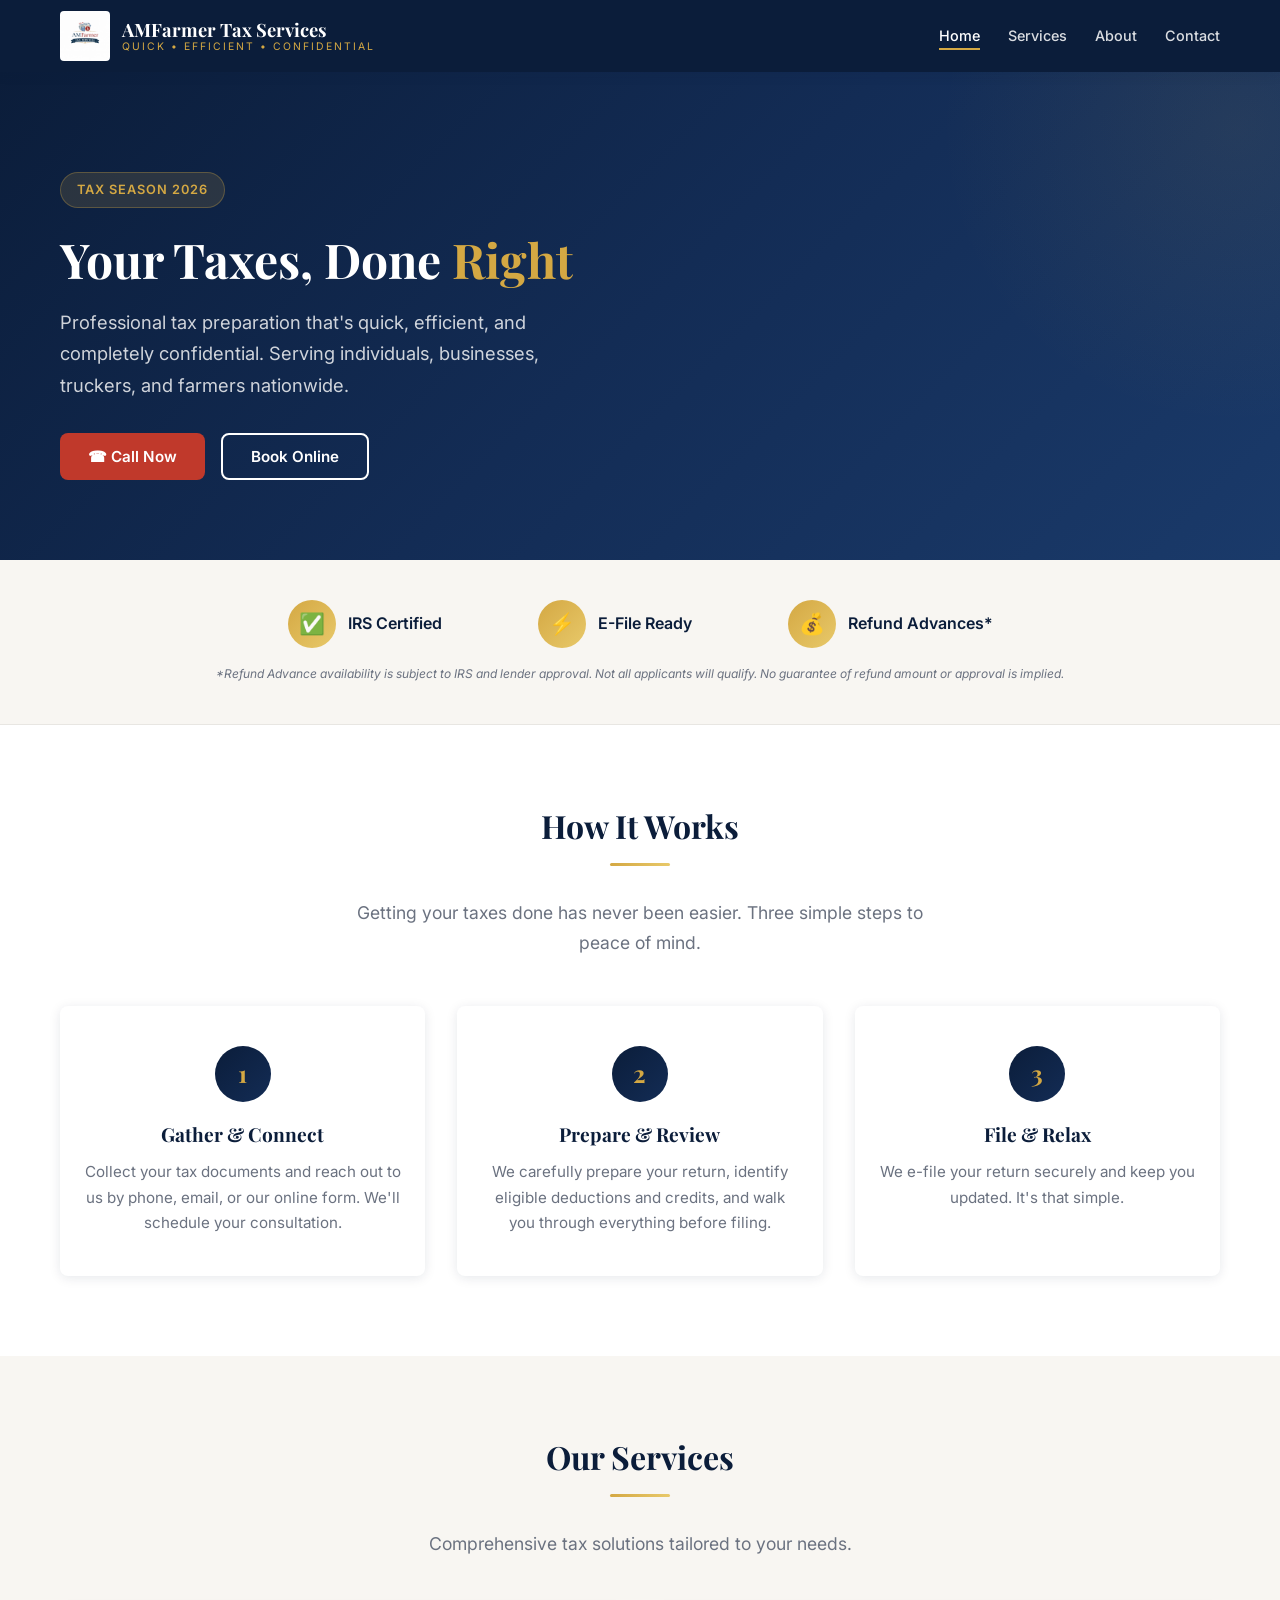
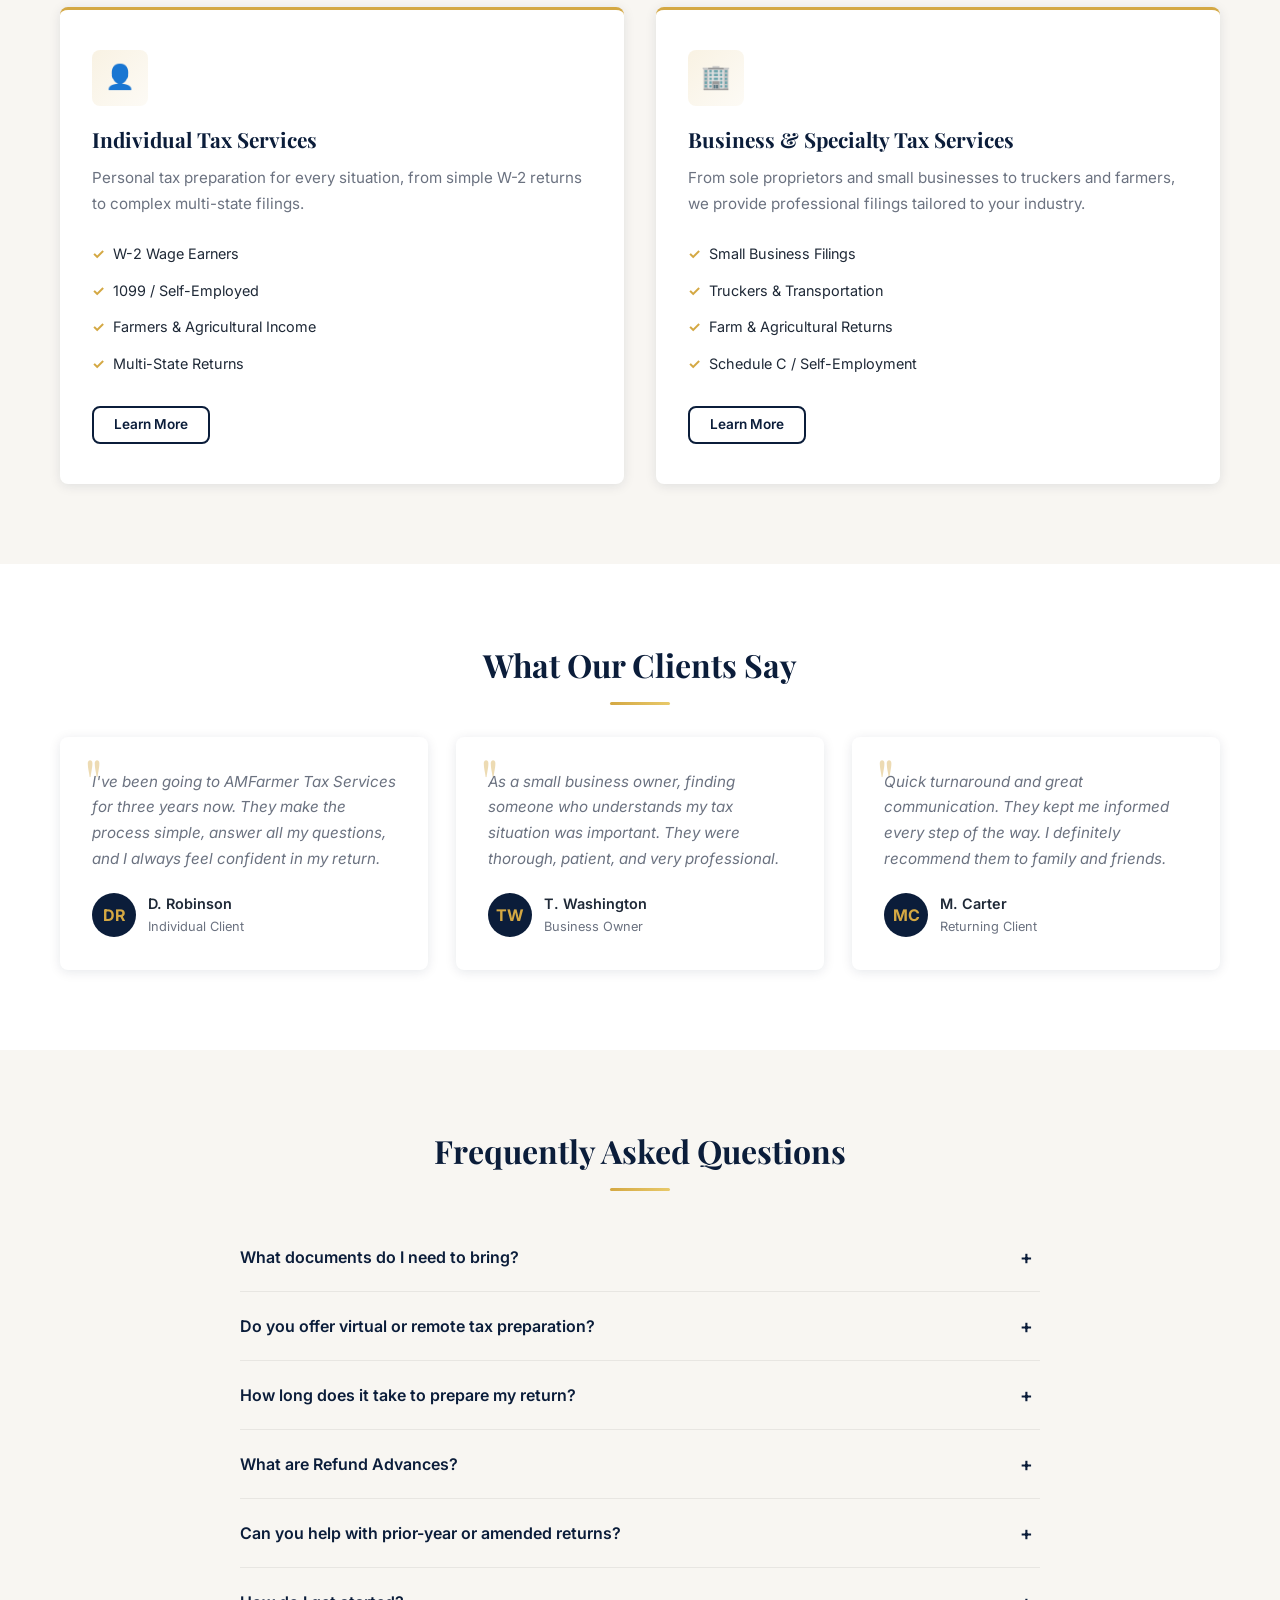
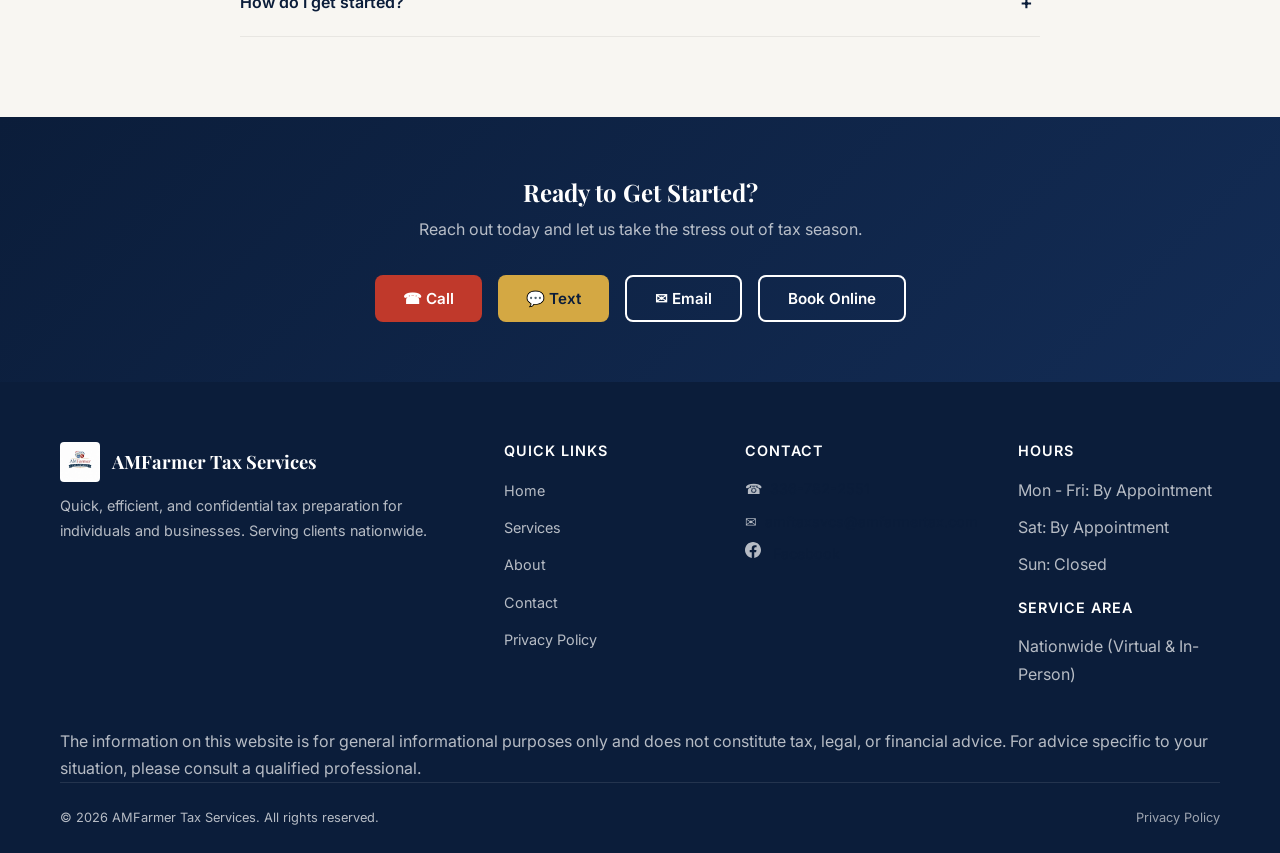
<file: index.html>
<!DOCTYPE html>
<html lang="en">
<head>
  <meta charset="UTF-8">
  <meta name="viewport" content="width=device-width, initial-scale=1.0">
  <title>AMFarmer Tax Services | Quick, Efficient, Confidential Tax Preparation</title>
  <meta name="description" content="AMFarmer Tax Services provides quick, efficient, and confidential tax preparation for individuals and businesses. IRS Certified, E-file, and Refund Advances available. Serving clients nationwide.">
  <meta property="og:title" content="AMFarmer Tax Services | Quick, Efficient, Confidential">
  <meta property="og:description" content="Professional tax preparation for individuals and businesses. IRS Certified, E-file ready, serving clients nationwide.">
  <meta property="og:type" content="website">
  <meta property="og:image" content="assets/img/logo.png">
  <link rel="icon" type="image/png" href="assets/img/logo.png">
  <link rel="stylesheet" href="assets/css/styles.css">
</head>
<body>

  <header class="header" role="banner">
    <div class="header-inner">
      <a href="index.html" class="logo" aria-label="AMFarmer Tax Services Home">
        <img src="assets/img/logo.png" alt="AMFarmer Tax Services Logo">
        <div class="logo-text">
          AMFarmer Tax Services
          <span>Quick &bull; Efficient &bull; Confidential</span>
        </div>
      </a>
      <nav class="nav" role="navigation" aria-label="Main navigation">
        <ul class="nav-links">
          <li><a href="index.html">Home</a></li>
          <li><a href="services.html">Services</a></li>
          <li><a href="about.html">About</a></li>
          <li><a href="contact.html">Contact</a></li>
        </ul>
        <a href="contact.html#form" class="btn btn-gold btn-sm nav-cta">Book Now</a>
        <button class="mobile-toggle" aria-label="Toggle navigation" aria-expanded="false">
          <span></span><span></span><span></span>
        </button>
      </nav>
    </div>
  </header>

  <main>
    <section class="hero">
      <div class="hero-glow"></div>
      <div class="hero-glow-red"></div>
      <div class="container">
        <div class="hero-content">
          <div class="hero-badge">Tax Season 2026</div>
          <h1>Your Taxes, Done <span class="highlight">Right</span></h1>
          <p>Professional tax preparation that's quick, efficient, and completely confidential. Serving individuals, businesses, truckers, and farmers nationwide.</p>
          <div class="hero-buttons">
            <a href="tel:336-782-2551" class="btn btn-primary btn-lg">&#9742; Call Now</a>
            <a href="contact.html#form" class="btn btn-secondary btn-lg">Book Online</a>
          </div>
        </div>
      </div>
    </section>

    <section class="trust-bar">
      <div class="container">
        <div class="trust-badge-wrapper">
          <div class="trust-items">
            <div class="trust-item">
              <div class="trust-icon">&#9989;</div>
              <span>IRS Certified</span>
            </div>
            <div class="trust-separator"></div>
            <div class="trust-item">
              <div class="trust-icon">&#9889;</div>
              <span>E-File Ready</span>
            </div>
            <div class="trust-separator"></div>
            <div class="trust-item">
              <div class="trust-icon">&#128176;</div>
              <span>Refund Advances*</span>
            </div>
          </div>
          <p class="trust-disclaimer">*Refund Advance availability is subject to IRS and lender approval. Not all applicants will qualify. No guarantee of refund amount or approval is implied.</p>
        </div>
      </div>
    </section>

    <section class="section">
      <div class="container">
        <h2 class="section-title">How It Works</h2>
        <div class="gold-divider"></div>
        <p class="section-subtitle">Getting your taxes done has never been easier. Three simple steps to peace of mind.</p>
        <div class="steps-grid">
          <div class="step-card">
            <div class="step-number">1</div>
            <h3>Gather &amp; Connect</h3>
            <p>Collect your tax documents and reach out to us by phone, email, or our online form. We'll schedule your consultation.</p>
          </div>
          <div class="step-card">
            <div class="step-number">2</div>
            <h3>Prepare &amp; Review</h3>
            <p>We carefully prepare your return, identify eligible deductions and credits, and walk you through everything before filing.</p>
          </div>
          <div class="step-card">
            <div class="step-number">3</div>
            <h3>File &amp; Relax</h3>
            <p>We e-file your return securely and keep you updated. It's that simple.</p>
          </div>
        </div>
      </div>
    </section>

    <section class="section services-preview">
      <div class="container">
        <h2 class="section-title">Our Services</h2>
        <div class="gold-divider"></div>
        <p class="section-subtitle">Comprehensive tax solutions tailored to your needs.</p>
        <div class="services-grid">
          <div class="service-card">
            <div class="service-icon">&#128100;</div>
            <h3>Individual Tax Services</h3>
            <p>Personal tax preparation for every situation, from simple W-2 returns to complex multi-state filings.</p>
            <ul class="service-list">
              <li>W-2 Wage Earners</li>
              <li>1099 / Self-Employed</li>
              <li>Farmers &amp; Agricultural Income</li>
              <li>Multi-State Returns</li>
            </ul>
            <a href="services.html" class="btn btn-outline btn-sm">Learn More</a>
          </div>
          <div class="service-card">
            <div class="service-icon">&#127970;</div>
            <h3>Business &amp; Specialty Tax Services</h3>
            <p>From sole proprietors and small businesses to truckers and farmers, we provide professional filings tailored to your industry.</p>
            <ul class="service-list">
              <li>Small Business Filings</li>
              <li>Truckers &amp; Transportation</li>
              <li>Farm &amp; Agricultural Returns</li>
              <li>Schedule C / Self-Employment</li>
            </ul>
            <a href="services.html" class="btn btn-outline btn-sm">Learn More</a>
          </div>
        </div>
      </div>
    </section>

    <section class="section">
      <div class="container">
        <h2 class="section-title">What Our Clients Say</h2>
        <div class="gold-divider"></div>
        <div class="testimonials-grid">
          <div class="testimonial-card">
            <p class="testimonial-text">I've been going to AMFarmer Tax Services for three years now. They make the process simple, answer all my questions, and I always feel confident in my return.</p>
            <div class="testimonial-author">
              <div class="testimonial-avatar">DR</div>
              <div>
                <div class="testimonial-name">D. Robinson</div>
                <div class="testimonial-role">Individual Client</div>
              </div>
            </div>
          </div>
          <div class="testimonial-card">
            <p class="testimonial-text">As a small business owner, finding someone who understands my tax situation was important. They were thorough, patient, and very professional.</p>
            <div class="testimonial-author">
              <div class="testimonial-avatar">TW</div>
              <div>
                <div class="testimonial-name">T. Washington</div>
                <div class="testimonial-role">Business Owner</div>
              </div>
            </div>
          </div>
          <div class="testimonial-card">
            <p class="testimonial-text">Quick turnaround and great communication. They kept me informed every step of the way. I definitely recommend them to family and friends.</p>
            <div class="testimonial-author">
              <div class="testimonial-avatar">MC</div>
              <div>
                <div class="testimonial-name">M. Carter</div>
                <div class="testimonial-role">Returning Client</div>
              </div>
            </div>
          </div>
        </div>
      </div>
    </section>

    <section class="section" style="background: var(--off-white);">
      <div class="container">
        <h2 class="section-title">Frequently Asked Questions</h2>
        <div class="gold-divider"></div>
        <div class="faq-list">
          <div class="faq-item">
            <button class="faq-question" aria-expanded="false">
              What documents do I need to bring?
              <span class="faq-icon">+</span>
            </button>
            <div class="faq-answer" role="region">
              <div class="faq-answer-inner">Bring all income documents (W-2s, 1099s), a valid photo ID, Social Security cards for all dependents, last year's tax return (if available), and any documents related to deductions or credits you plan to claim.</div>
            </div>
          </div>
          <div class="faq-item">
            <button class="faq-question" aria-expanded="false">
              Do you offer virtual or remote tax preparation?
              <span class="faq-icon">+</span>
            </button>
            <div class="faq-answer" role="region">
              <div class="faq-answer-inner">Yes, we serve clients nationwide through secure virtual consultations. You can upload your documents securely, and we handle the rest by phone or video call.</div>
            </div>
          </div>
          <div class="faq-item">
            <button class="faq-question" aria-expanded="false">
              How long does it take to prepare my return?
              <span class="faq-icon">+</span>
            </button>
            <div class="faq-answer" role="region">
              <div class="faq-answer-inner">Most individual returns are completed within 1-2 business days once we have all your documents. More complex filings, such as business returns, may take a bit longer.</div>
            </div>
          </div>
          <div class="faq-item">
            <button class="faq-question" aria-expanded="false">
              What are Refund Advances?
              <span class="faq-icon">+</span>
            </button>
            <div class="faq-answer" role="region">
              <div class="faq-answer-inner">
                A Refund Advance is a loan offered by a third-party lender based on your anticipated tax refund. It allows eligible clients to receive a portion of their expected refund sooner.
                <p class="disclaimer-text">*Refund Advance is a loan provided by a third-party lender. Eligibility, loan amounts, and terms are determined by the lender and are subject to IRS approval of your tax return. Not all applicants will qualify. AMFarmer Tax Services does not guarantee refund amounts or advance approval.</p>
              </div>
            </div>
          </div>
          <div class="faq-item">
            <button class="faq-question" aria-expanded="false">
              Can you help with prior-year or amended returns?
              <span class="faq-icon">+</span>
            </button>
            <div class="faq-answer" role="region">
              <div class="faq-answer-inner">Absolutely. We can prepare prior-year returns and file amendments to correct previously filed returns. Contact us with the details and we'll guide you through the process.</div>
            </div>
          </div>
          <div class="faq-item">
            <button class="faq-question" aria-expanded="false">
              How do I get started?
              <span class="faq-icon">+</span>
            </button>
            <div class="faq-answer" role="region">
              <div class="faq-answer-inner">It's easy! Call us at 336-782-2551, email us, or fill out our online contact form. We'll schedule a time that works for you and walk you through everything you need.</div>
            </div>
          </div>
        </div>
      </div>
    </section>

    <section class="contact-strip">
      <div class="container">
        <h2>Ready to Get Started?</h2>
        <p>Reach out today and let us take the stress out of tax season.</p>
        <div class="contact-buttons">
          <a href="tel:336-782-2551" class="btn btn-primary">&#9742; Call</a>
          <a href="sms:336-782-2551?body=Hi%2C%20I%27d%20like%20to%20inquire%20about%20tax%20services." class="btn btn-gold">&#128172; Text</a>
          <a href="mailto:amftaxsvcs@amfarmertax.com?subject=Tax%20Services%20Inquiry" class="btn btn-secondary">&#9993; Email</a>
          <a href="contact.html#form" class="btn btn-secondary">Book Online</a>
        </div>
      </div>
    </section>
  </main>

  <footer class="footer" role="contentinfo">
    <div class="container">
      <div class="footer-grid">
        <div class="footer-brand">
          <a href="index.html" class="logo" aria-label="AMFarmer Tax Services Home">
            <img src="assets/img/logo.png" alt="AMFarmer Tax Services Logo" style="height:40px;">
            <div class="logo-text">AMFarmer Tax Services</div>
          </a>
          <p>Quick, efficient, and confidential tax preparation for individuals and businesses. Serving clients nationwide.</p>
        </div>
        <div>
          <h4>Quick Links</h4>
          <ul class="footer-links">
            <li><a href="index.html">Home</a></li>
            <li><a href="services.html">Services</a></li>
            <li><a href="about.html">About</a></li>
            <li><a href="contact.html">Contact</a></li>
            <li><a href="privacy.html">Privacy Policy</a></li>
          </ul>
        </div>
        <div>
          <h4>Contact</h4>
          <div class="footer-contact-info">
            <p>&#9742; <a href="tel:336-782-2551">336-782-2551</a></p>
            <p>&#9993; <a href="mailto:amftaxsvcs@amfarmertax.com">amftaxsvcs@amfarmertax.com</a></p>
            <p><svg width="16" height="16" viewBox="0 0 24 24" fill="currentColor" style="vertical-align:middle;margin-right:4px;"><path d="M24 12.073c0-6.627-5.373-12-12-12s-12 5.373-12 12c0 5.99 4.388 10.954 10.125 11.854v-8.385H7.078v-3.47h3.047V9.43c0-3.007 1.792-4.669 4.533-4.669 1.312 0 2.686.235 2.686.235v2.953H15.83c-1.491 0-1.956.925-1.956 1.874v2.25h3.328l-.532 3.47h-2.796v8.385C19.612 23.027 24 18.062 24 12.073z"/></svg> <a href="https://www.facebook.com/amfarmertaxsvcs" target="_blank" rel="noopener noreferrer">Facebook</a></p>
          </div>
        </div>
        <div>
          <h4>Hours</h4>
          <ul class="footer-links">
            <li>Mon - Fri: By Appointment</li>
            <li>Sat: By Appointment</li>
            <li>Sun: Closed</li>
          </ul>
          <h4 style="margin-top:20px;">Service Area</h4>
          <p>Nationwide (Virtual &amp; In-Person)</p>
        </div>
      </div>
      <p class="footer-disclaimer">The information on this website is for general informational purposes only and does not constitute tax, legal, or financial advice. For advice specific to your situation, please consult a qualified professional.</p>
      <div class="footer-bottom">
        <p>&copy; 2026 AMFarmer Tax Services. All rights reserved.</p>
        <a href="privacy.html">Privacy Policy</a>
      </div>
    </div>
  </footer>

  <script src="assets/js/main.js"></script>
</body>
</html>
</file>
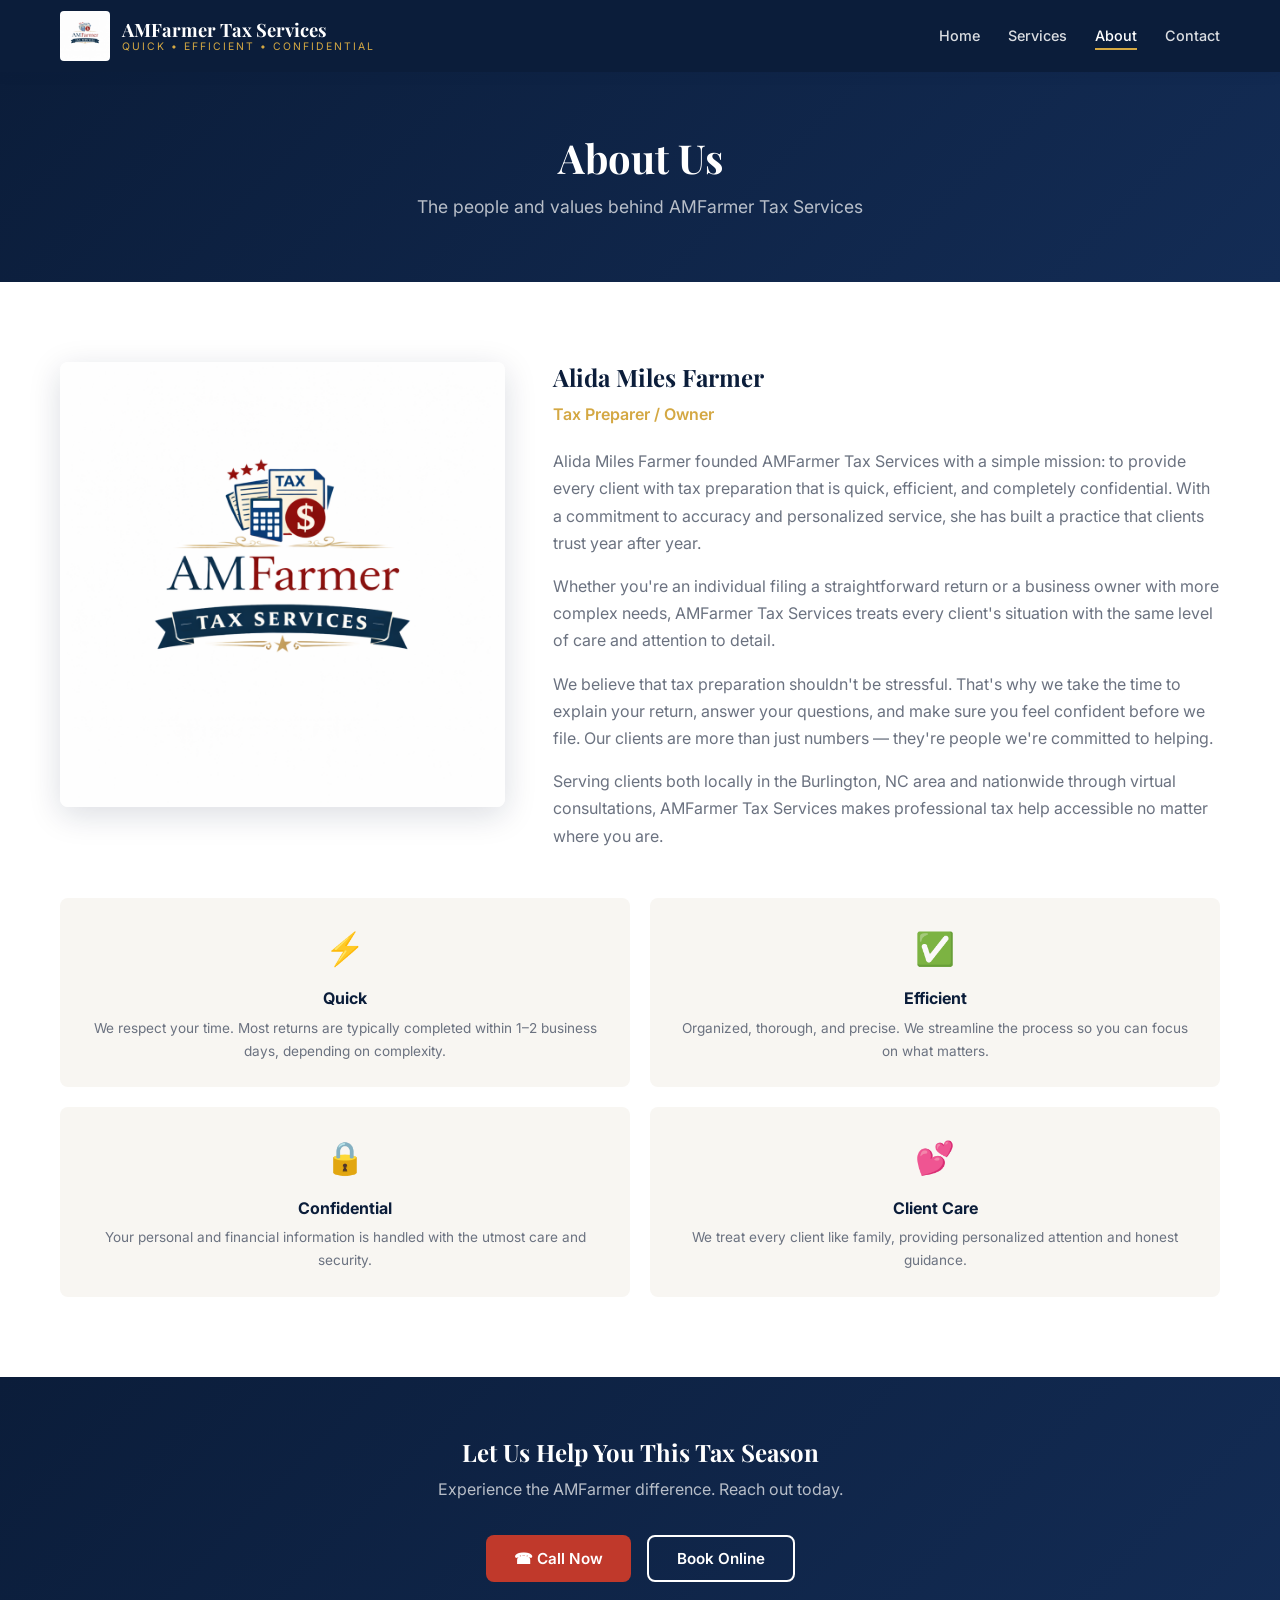
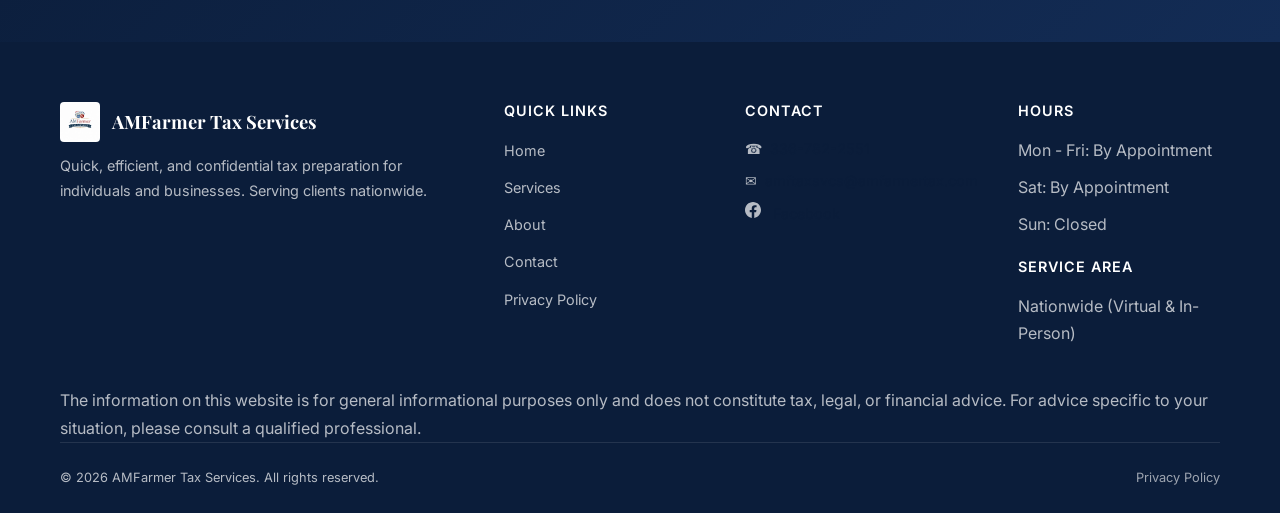
<file: about.html>
<!DOCTYPE html>
<html lang="en">
<head>
  <meta charset="UTF-8">
  <meta name="viewport" content="width=device-width, initial-scale=1.0">
  <title>About Us | AMFarmer Tax Services</title>
  <meta name="description" content="Learn about Alida Miles Farmer, Tax Preparer and Owner of AMFarmer Tax Services. Quick, efficient, and confidential tax preparation.">
  <meta property="og:title" content="About Us | AMFarmer Tax Services">
  <meta property="og:description" content="Meet Alida Miles Farmer, Tax Preparer and Owner of AMFarmer Tax Services.">
  <meta property="og:type" content="website">
  <link rel="icon" type="image/png" href="assets/img/logo.png">
  <link rel="stylesheet" href="assets/css/styles.css">
</head>
<body>

  <header class="header" role="banner">
    <div class="header-inner">
      <a href="index.html" class="logo" aria-label="AMFarmer Tax Services Home">
        <img src="assets/img/logo.png" alt="AMFarmer Tax Services Logo">
        <div class="logo-text">
          AMFarmer Tax Services
          <span>Quick &bull; Efficient &bull; Confidential</span>
        </div>
      </a>
      <nav class="nav" role="navigation" aria-label="Main navigation">
        <ul class="nav-links">
          <li><a href="index.html">Home</a></li>
          <li><a href="services.html">Services</a></li>
          <li><a href="about.html">About</a></li>
          <li><a href="contact.html">Contact</a></li>
        </ul>
        <a href="contact.html#form" class="btn btn-gold btn-sm nav-cta">Book Now</a>
        <button class="mobile-toggle" aria-label="Toggle navigation" aria-expanded="false">
          <span></span><span></span><span></span>
        </button>
      </nav>
    </div>
  </header>

  <main>
    <section class="page-header">
      <div class="container">
        <h1>About Us</h1>
        <p>The people and values behind AMFarmer Tax Services</p>
      </div>
    </section>

    <section class="section">
      <div class="container">
        <div class="about-content">
          <div class="about-image">
            <img src="assets/img/logo.png" alt="AMFarmer Tax Services Logo">
          </div>
          <div class="about-text">
            <h2>Alida Miles Farmer</h2>
            <span class="role">Tax Preparer / Owner</span>
            <p>Alida Miles Farmer founded AMFarmer Tax Services with a simple mission: to provide every client with tax preparation that is quick, efficient, and completely confidential. With a commitment to accuracy and personalized service, she has built a practice that clients trust year after year.</p>
            <p>Whether you're an individual filing a straightforward return or a business owner with more complex needs, AMFarmer Tax Services treats every client's situation with the same level of care and attention to detail.</p>
            <p>We believe that tax preparation shouldn't be stressful. That's why we take the time to explain your return, answer your questions, and make sure you feel confident before we file. Our clients are more than just numbers &mdash; they're people we're committed to helping.</p>
            <p>Serving clients both locally in the Burlington, NC area and nationwide through virtual consultations, AMFarmer Tax Services makes professional tax help accessible no matter where you are.</p>
          </div>
        </div>

        <div class="values-grid">
          <div class="value-card">
            <div class="value-icon">&#9889;</div>
            <h4>Quick</h4>
            <p>We respect your time. Most returns are typically completed within 1&ndash;2 business days, depending on complexity.</p>
          </div>
          <div class="value-card">
            <div class="value-icon">&#9989;</div>
            <h4>Efficient</h4>
            <p>Organized, thorough, and precise. We streamline the process so you can focus on what matters.</p>
          </div>
          <div class="value-card">
            <div class="value-icon">&#128274;</div>
            <h4>Confidential</h4>
            <p>Your personal and financial information is handled with the utmost care and security.</p>
          </div>
          <div class="value-card">
            <div class="value-icon">&#128149;</div>
            <h4>Client Care</h4>
            <p>We treat every client like family, providing personalized attention and honest guidance.</p>
          </div>
        </div>
      </div>
    </section>

    <section class="contact-strip">
      <div class="container">
        <h2>Let Us Help You This Tax Season</h2>
        <p>Experience the AMFarmer difference. Reach out today.</p>
        <div class="contact-buttons">
          <a href="tel:336-782-2551" class="btn btn-primary">&#9742; Call Now</a>
          <a href="contact.html#form" class="btn btn-secondary">Book Online</a>
        </div>
      </div>
    </section>
  </main>

  <footer class="footer" role="contentinfo">
    <div class="container">
      <div class="footer-grid">
        <div class="footer-brand">
          <a href="index.html" class="logo" aria-label="AMFarmer Tax Services Home">
            <img src="assets/img/logo.png" alt="AMFarmer Tax Services Logo" style="height:40px;">
            <div class="logo-text">AMFarmer Tax Services</div>
          </a>
          <p>Quick, efficient, and confidential tax preparation for individuals and businesses. Serving clients nationwide.</p>
        </div>
        <div>
          <h4>Quick Links</h4>
          <ul class="footer-links">
            <li><a href="index.html">Home</a></li>
            <li><a href="services.html">Services</a></li>
            <li><a href="about.html">About</a></li>
            <li><a href="contact.html">Contact</a></li>
            <li><a href="privacy.html">Privacy Policy</a></li>
          </ul>
        </div>
        <div>
          <h4>Contact</h4>
          <div class="footer-contact-info">
            <p>&#9742; <a href="tel:336-782-2551">336-782-2551</a></p>
            <p>&#9993; <a href="mailto:amftaxsvcs@amfarmertax.com">amftaxsvcs@amfarmertax.com</a></p>
            <p><svg width="16" height="16" viewBox="0 0 24 24" fill="currentColor" style="vertical-align:middle;margin-right:4px;"><path d="M24 12.073c0-6.627-5.373-12-12-12s-12 5.373-12 12c0 5.99 4.388 10.954 10.125 11.854v-8.385H7.078v-3.47h3.047V9.43c0-3.007 1.792-4.669 4.533-4.669 1.312 0 2.686.235 2.686.235v2.953H15.83c-1.491 0-1.956.925-1.956 1.874v2.25h3.328l-.532 3.47h-2.796v8.385C19.612 23.027 24 18.062 24 12.073z"/></svg> <a href="https://www.facebook.com/amfarmertaxsvcs" target="_blank" rel="noopener noreferrer">Facebook</a></p>
          </div>
        </div>
        <div>
          <h4>Hours</h4>
          <ul class="footer-links">
            <li>Mon - Fri: By Appointment</li>
            <li>Sat: By Appointment</li>
            <li>Sun: Closed</li>
          </ul>
          <h4 style="margin-top:20px;">Service Area</h4>
          <p>Nationwide (Virtual &amp; In-Person)</p>
        </div>
      </div>
      <p class="footer-disclaimer">The information on this website is for general informational purposes only and does not constitute tax, legal, or financial advice. For advice specific to your situation, please consult a qualified professional.</p>
      <div class="footer-bottom">
        <p>&copy; 2026 AMFarmer Tax Services. All rights reserved.</p>
        <a href="privacy.html">Privacy Policy</a>
      </div>
    </div>
  </footer>

  <script src="assets/js/main.js"></script>
</body>
</html>
</file>
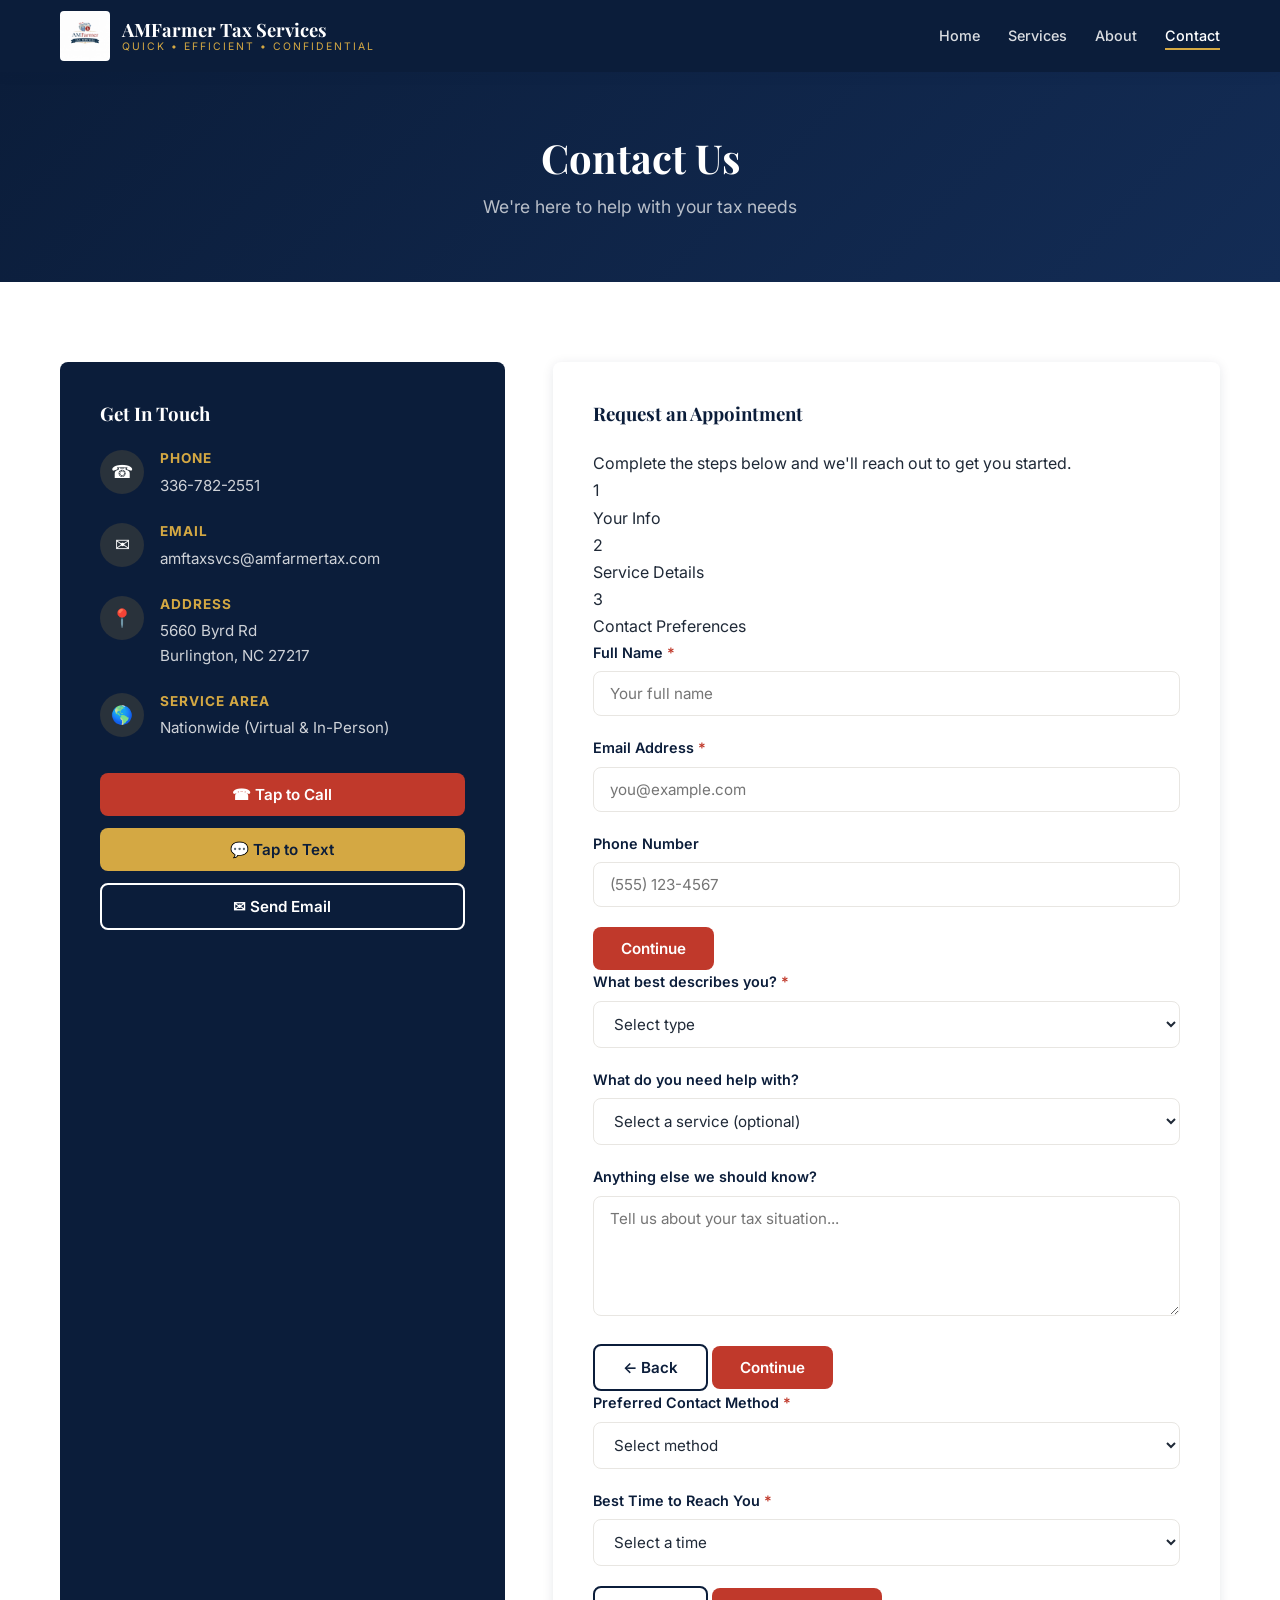
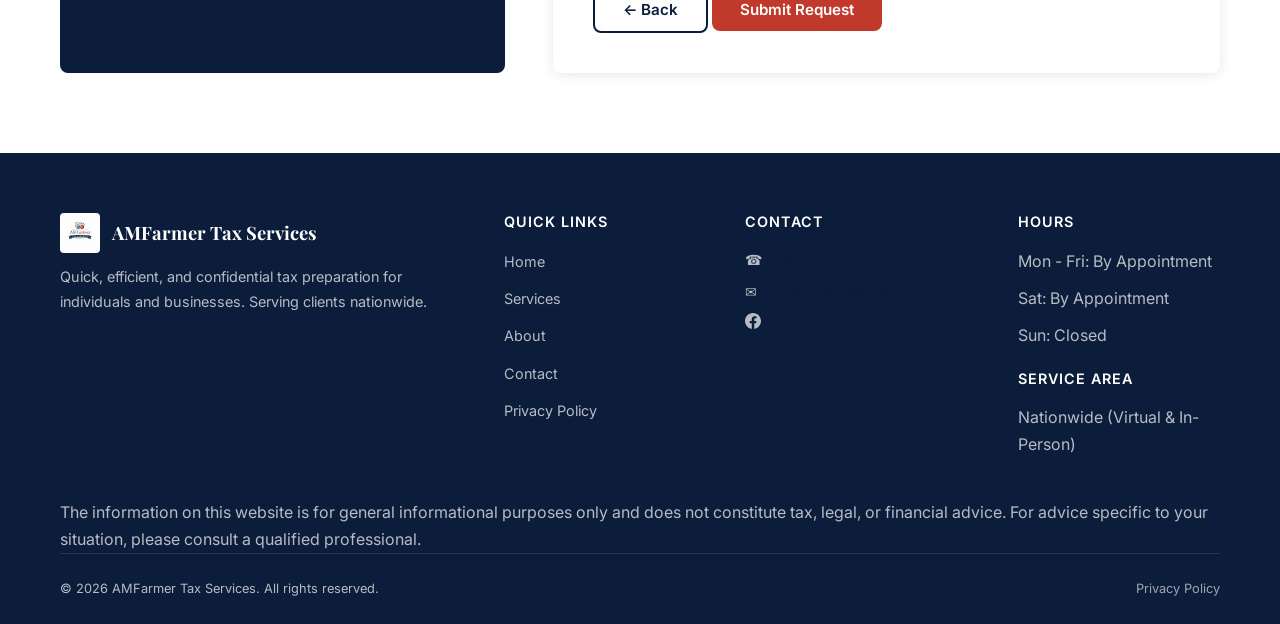
<file: contact.html>
<!DOCTYPE html>
<html lang="en">
<head>
  <meta charset="UTF-8">
  <meta name="viewport" content="width=device-width, initial-scale=1.0">
  <title>Contact Us | AMFarmer Tax Services</title>
  <meta name="description" content="Contact AMFarmer Tax Services by phone, text, email, or our online form. Located in Burlington, NC, serving clients nationwide.">
  <meta property="og:title" content="Contact Us | AMFarmer Tax Services">
  <meta property="og:description" content="Get in touch with AMFarmer Tax Services. Call, text, email, or book online.">
  <meta property="og:type" content="website">
  <link rel="icon" type="image/png" href="assets/img/logo.png">
  <link rel="stylesheet" href="assets/css/styles.css">
</head>
<body>

  <header class="header" role="banner">
    <div class="header-inner">
      <a href="index.html" class="logo" aria-label="AMFarmer Tax Services Home">
        <img src="assets/img/logo.png" alt="AMFarmer Tax Services Logo">
        <div class="logo-text">
          AMFarmer Tax Services
          <span>Quick &bull; Efficient &bull; Confidential</span>
        </div>
      </a>
      <nav class="nav" role="navigation" aria-label="Main navigation">
        <ul class="nav-links">
          <li><a href="index.html">Home</a></li>
          <li><a href="services.html">Services</a></li>
          <li><a href="about.html">About</a></li>
          <li><a href="contact.html">Contact</a></li>
        </ul>
        <a href="contact.html#form" class="btn btn-gold btn-sm nav-cta">Book Now</a>
        <button class="mobile-toggle" aria-label="Toggle navigation" aria-expanded="false">
          <span></span><span></span><span></span>
        </button>
      </nav>
    </div>
  </header>

  <main>
    <section class="page-header">
      <div class="container">
        <h1>Contact Us</h1>
        <p>We're here to help with your tax needs</p>
      </div>
    </section>

    <section class="section" id="form">
      <div class="container">
        <div class="contact-grid">
          <div class="contact-info-card">
            <h3>Get In Touch</h3>
            <div class="contact-detail">
              <div class="contact-detail-icon">&#9742;</div>
              <div>
                <h4>Phone</h4>
                <a href="tel:336-782-2551">336-782-2551</a>
              </div>
            </div>
            <div class="contact-detail">
              <div class="contact-detail-icon">&#9993;</div>
              <div>
                <h4>Email</h4>
                <a href="mailto:amftaxsvcs@amfarmertax.com">amftaxsvcs@amfarmertax.com</a>
              </div>
            </div>
            <div class="contact-detail">
              <div class="contact-detail-icon">&#128205;</div>
              <div>
                <h4>Address</h4>
                <p>5660 Byrd Rd<br>Burlington, NC 27217</p>
              </div>
            </div>
            <div class="contact-detail">
              <div class="contact-detail-icon">&#127758;</div>
              <div>
                <h4>Service Area</h4>
                <p>Nationwide (Virtual &amp; In-Person)</p>
              </div>
            </div>

            <div class="contact-quick-actions">
              <a href="tel:336-782-2551" class="btn btn-primary" style="width:100%;">&#9742; Tap to Call</a>
              <a href="sms:336-782-2551?body=Hi%2C%20I%27d%20like%20to%20inquire%20about%20tax%20services." class="btn btn-gold" style="width:100%;">&#128172; Tap to Text</a>
              <a href="mailto:amftaxsvcs@amfarmertax.com?subject=Tax%20Services%20Inquiry" class="btn btn-secondary" style="width:100%;color:var(--white);border-color:var(--white);">&#9993; Send Email</a>
            </div>
          </div>

          <div class="contact-form-card">
            <h3>Request an Appointment</h3>
            <p class="form-subtitle">Complete the steps below and we'll reach out to get you started.</p>

            <div class="stepper" id="stepper">
              <div class="stepper-step active" data-step="1">
                <div class="stepper-circle">1</div>
                <span class="stepper-label">Your Info</span>
              </div>
              <div class="stepper-line"></div>
              <div class="stepper-step" data-step="2">
                <div class="stepper-circle">2</div>
                <span class="stepper-label">Service Details</span>
              </div>
              <div class="stepper-line"></div>
              <div class="stepper-step" data-step="3">
                <div class="stepper-circle">3</div>
                <span class="stepper-label">Contact Preferences</span>
              </div>
            </div>

            <form id="contactForm" novalidate>
              <div class="form-step active" data-step="1">
                <div class="form-group">
                  <label for="fullName">Full Name <span class="required">*</span></label>
                  <input type="text" id="fullName" class="form-input" placeholder="Your full name" required>
                  <div class="form-error"></div>
                </div>
                <div class="form-group">
                  <label for="email">Email Address <span class="required">*</span></label>
                  <input type="email" id="email" class="form-input" placeholder="you@example.com" required>
                  <div class="form-error"></div>
                </div>
                <div class="form-group">
                  <label for="phone">Phone Number</label>
                  <input type="tel" id="phone" class="form-input" placeholder="(555) 123-4567">
                  <div class="form-error"></div>
                </div>
                <div class="form-nav">
                  <div></div>
                  <button type="button" class="btn btn-primary btn-next" data-next="2">Continue</button>
                </div>
              </div>

              <div class="form-step" data-step="2">
                <div class="form-group">
                  <label for="clientType">What best describes you? <span class="required">*</span></label>
                  <select id="clientType" class="form-select form-input" required>
                    <option value="">Select type</option>
                    <option value="individual">Individual</option>
                    <option value="business">Business</option>
                    <option value="trucker">Trucker / Owner-Operator</option>
                    <option value="farmer">Farmer / Agricultural</option>
                  </select>
                  <div class="form-error"></div>
                </div>
                <div class="form-group">
                  <label for="serviceNeeded">What do you need help with?</label>
                  <select id="serviceNeeded" class="form-select form-input">
                    <option value="">Select a service (optional)</option>
                    <option value="individual-return">Individual Tax Return</option>
                    <option value="business-return">Business Tax Return</option>
                    <option value="trucker-return">Trucker Tax Return</option>
                    <option value="farmer-return">Farmer / Agricultural Return</option>
                    <option value="amendment">Amended Return</option>
                    <option value="prior-year">Prior-Year Return</option>
                    <option value="refund-advance">Refund Advance</option>
                    <option value="other">Other / Not Sure</option>
                  </select>
                </div>
                <div class="form-group">
                  <label for="message">Anything else we should know?</label>
                  <textarea id="message" class="form-textarea form-input" placeholder="Tell us about your tax situation..." rows="4"></textarea>
                </div>
                <div class="form-nav">
                  <button type="button" class="btn btn-outline btn-back" data-back="1">&#8592; Back</button>
                  <button type="button" class="btn btn-primary btn-next" data-next="3">Continue</button>
                </div>
              </div>

              <div class="form-step" data-step="3">
                <div class="form-group">
                  <label for="contactMethod">Preferred Contact Method <span class="required">*</span></label>
                  <select id="contactMethod" class="form-select form-input" required>
                    <option value="">Select method</option>
                    <option value="call">Phone Call</option>
                    <option value="text">Text Message</option>
                    <option value="email">Email</option>
                  </select>
                  <div class="form-error"></div>
                </div>
                <div class="form-group">
                  <label for="bestTime">Best Time to Reach You <span class="required">*</span></label>
                  <select id="bestTime" class="form-select form-input" required>
                    <option value="">Select a time</option>
                    <option value="morning">Morning (9am &ndash; 12pm)</option>
                    <option value="afternoon">Afternoon (12pm &ndash; 5pm)</option>
                    <option value="evening">Evening (5pm &ndash; 8pm)</option>
                  </select>
                  <div class="form-error"></div>
                </div>
                <div class="form-nav">
                  <button type="button" class="btn btn-outline btn-back" data-back="2">&#8592; Back</button>
                  <button type="submit" class="btn btn-primary">Submit Request</button>
                </div>
              </div>
            </form>

            <div id="formSuccess" class="form-success">
              <div class="form-success-icon">&#9989;</div>
              <h3>Request Received!</h3>
              <p>Thank you for reaching out. We'll contact you as soon as possible, typically within 1 business day.</p>
              <div class="confirmation-summary" id="confirmationSummary"></div>
              <div class="form-success-actions">
                <a href="index.html" class="btn btn-outline">Back to Home</a>
                <a href="tel:336-782-2551" class="btn btn-primary">&#9742; Call Now Instead</a>
              </div>
            </div>
          </div>
        </div>
      </div>
    </section>
  </main>

  <footer class="footer" role="contentinfo">
    <div class="container">
      <div class="footer-grid">
        <div class="footer-brand">
          <a href="index.html" class="logo" aria-label="AMFarmer Tax Services Home">
            <img src="assets/img/logo.png" alt="AMFarmer Tax Services Logo" style="height:40px;">
            <div class="logo-text">AMFarmer Tax Services</div>
          </a>
          <p>Quick, efficient, and confidential tax preparation for individuals and businesses. Serving clients nationwide.</p>
        </div>
        <div>
          <h4>Quick Links</h4>
          <ul class="footer-links">
            <li><a href="index.html">Home</a></li>
            <li><a href="services.html">Services</a></li>
            <li><a href="about.html">About</a></li>
            <li><a href="contact.html">Contact</a></li>
            <li><a href="privacy.html">Privacy Policy</a></li>
          </ul>
        </div>
        <div>
          <h4>Contact</h4>
          <div class="footer-contact-info">
            <p>&#9742; <a href="tel:336-782-2551">336-782-2551</a></p>
            <p>&#9993; <a href="mailto:amftaxsvcs@amfarmertax.com">amftaxsvcs@amfarmertax.com</a></p>
            <p><svg width="16" height="16" viewBox="0 0 24 24" fill="currentColor" style="vertical-align:middle;margin-right:4px;"><path d="M24 12.073c0-6.627-5.373-12-12-12s-12 5.373-12 12c0 5.99 4.388 10.954 10.125 11.854v-8.385H7.078v-3.47h3.047V9.43c0-3.007 1.792-4.669 4.533-4.669 1.312 0 2.686.235 2.686.235v2.953H15.83c-1.491 0-1.956.925-1.956 1.874v2.25h3.328l-.532 3.47h-2.796v8.385C19.612 23.027 24 18.062 24 12.073z"/></svg> <a href="https://www.facebook.com/amfarmertaxsvcs" target="_blank" rel="noopener noreferrer">Facebook</a></p>
          </div>
        </div>
        <div>
          <h4>Hours</h4>
          <ul class="footer-links">
            <li>Mon - Fri: By Appointment</li>
            <li>Sat: By Appointment</li>
            <li>Sun: Closed</li>
          </ul>
          <h4 style="margin-top:20px;">Service Area</h4>
          <p>Nationwide (Virtual &amp; In-Person)</p>
        </div>
      </div>
      <p class="footer-disclaimer">The information on this website is for general informational purposes only and does not constitute tax, legal, or financial advice. For advice specific to your situation, please consult a qualified professional.</p>
      <div class="footer-bottom">
        <p>&copy; 2026 AMFarmer Tax Services. All rights reserved.</p>
        <a href="privacy.html">Privacy Policy</a>
      </div>
    </div>
  </footer>

  <script src="assets/js/main.js"></script>
</body>
</html>
</file>
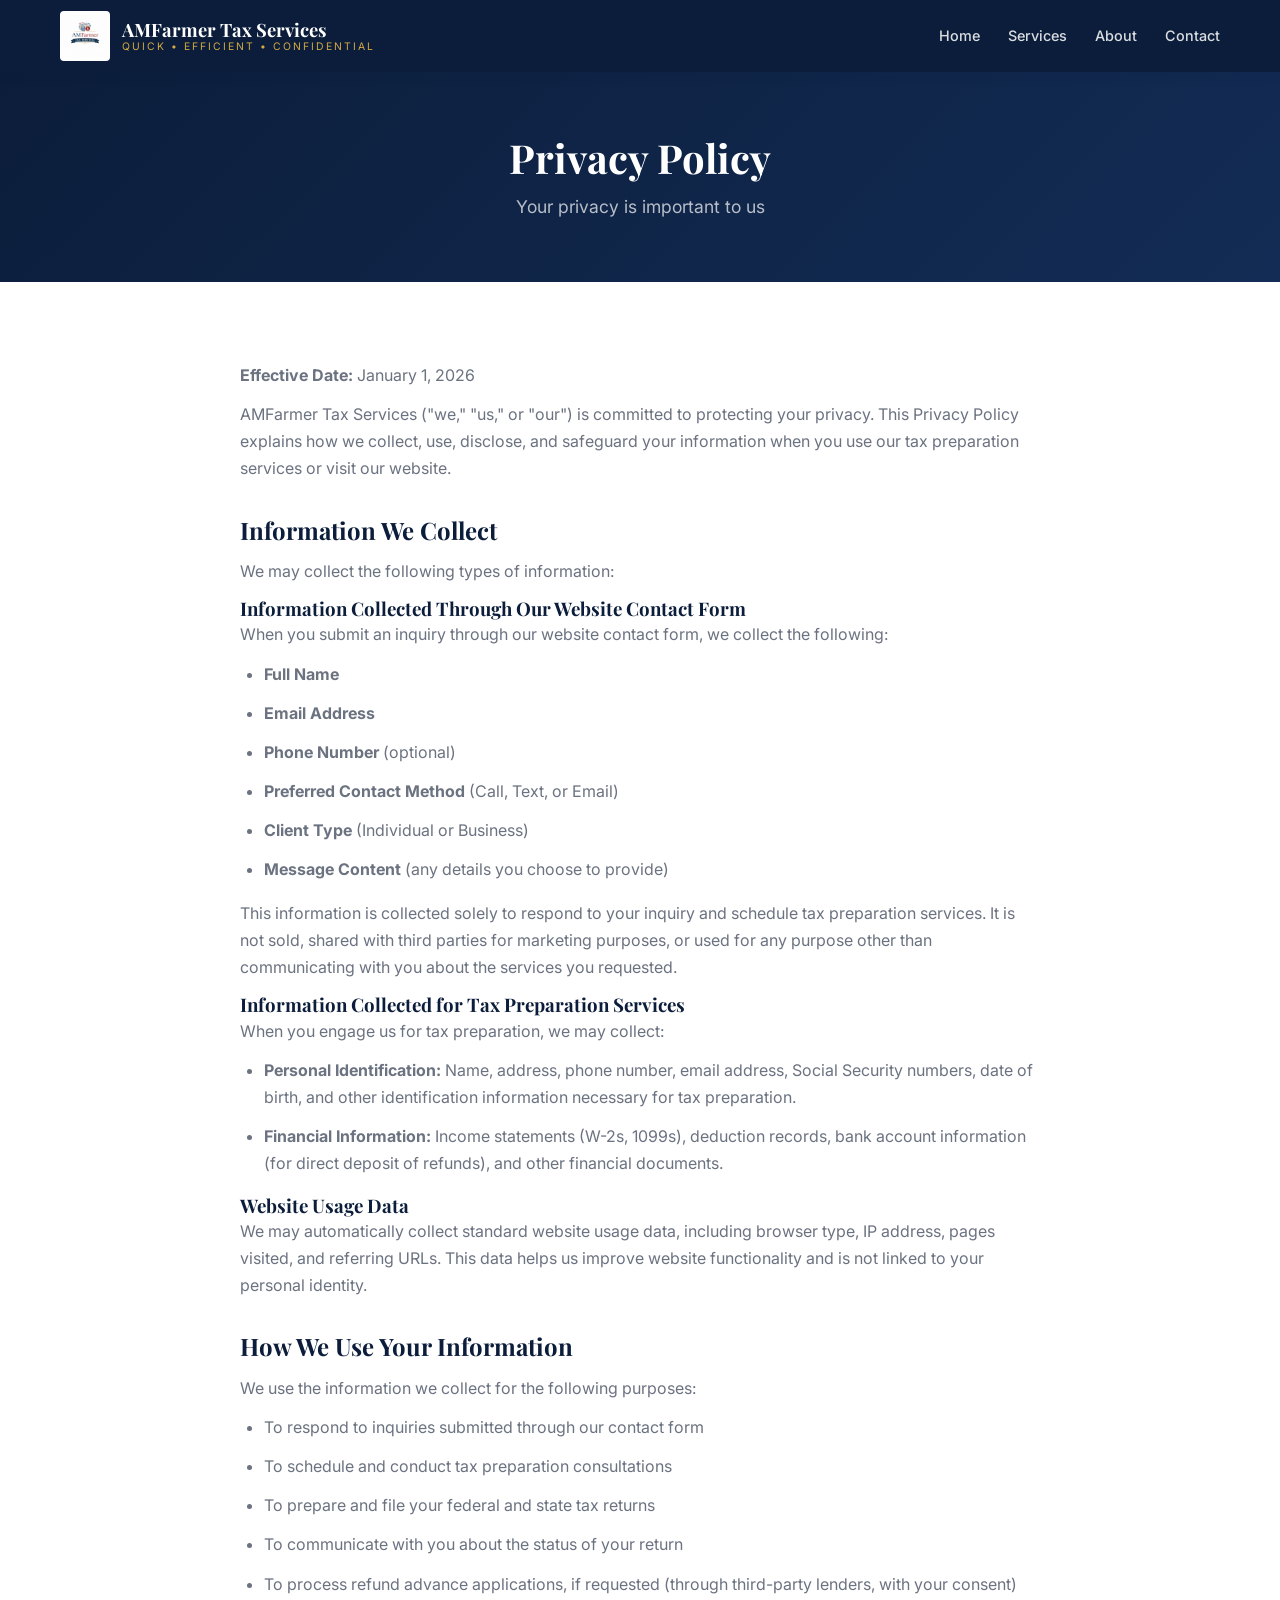
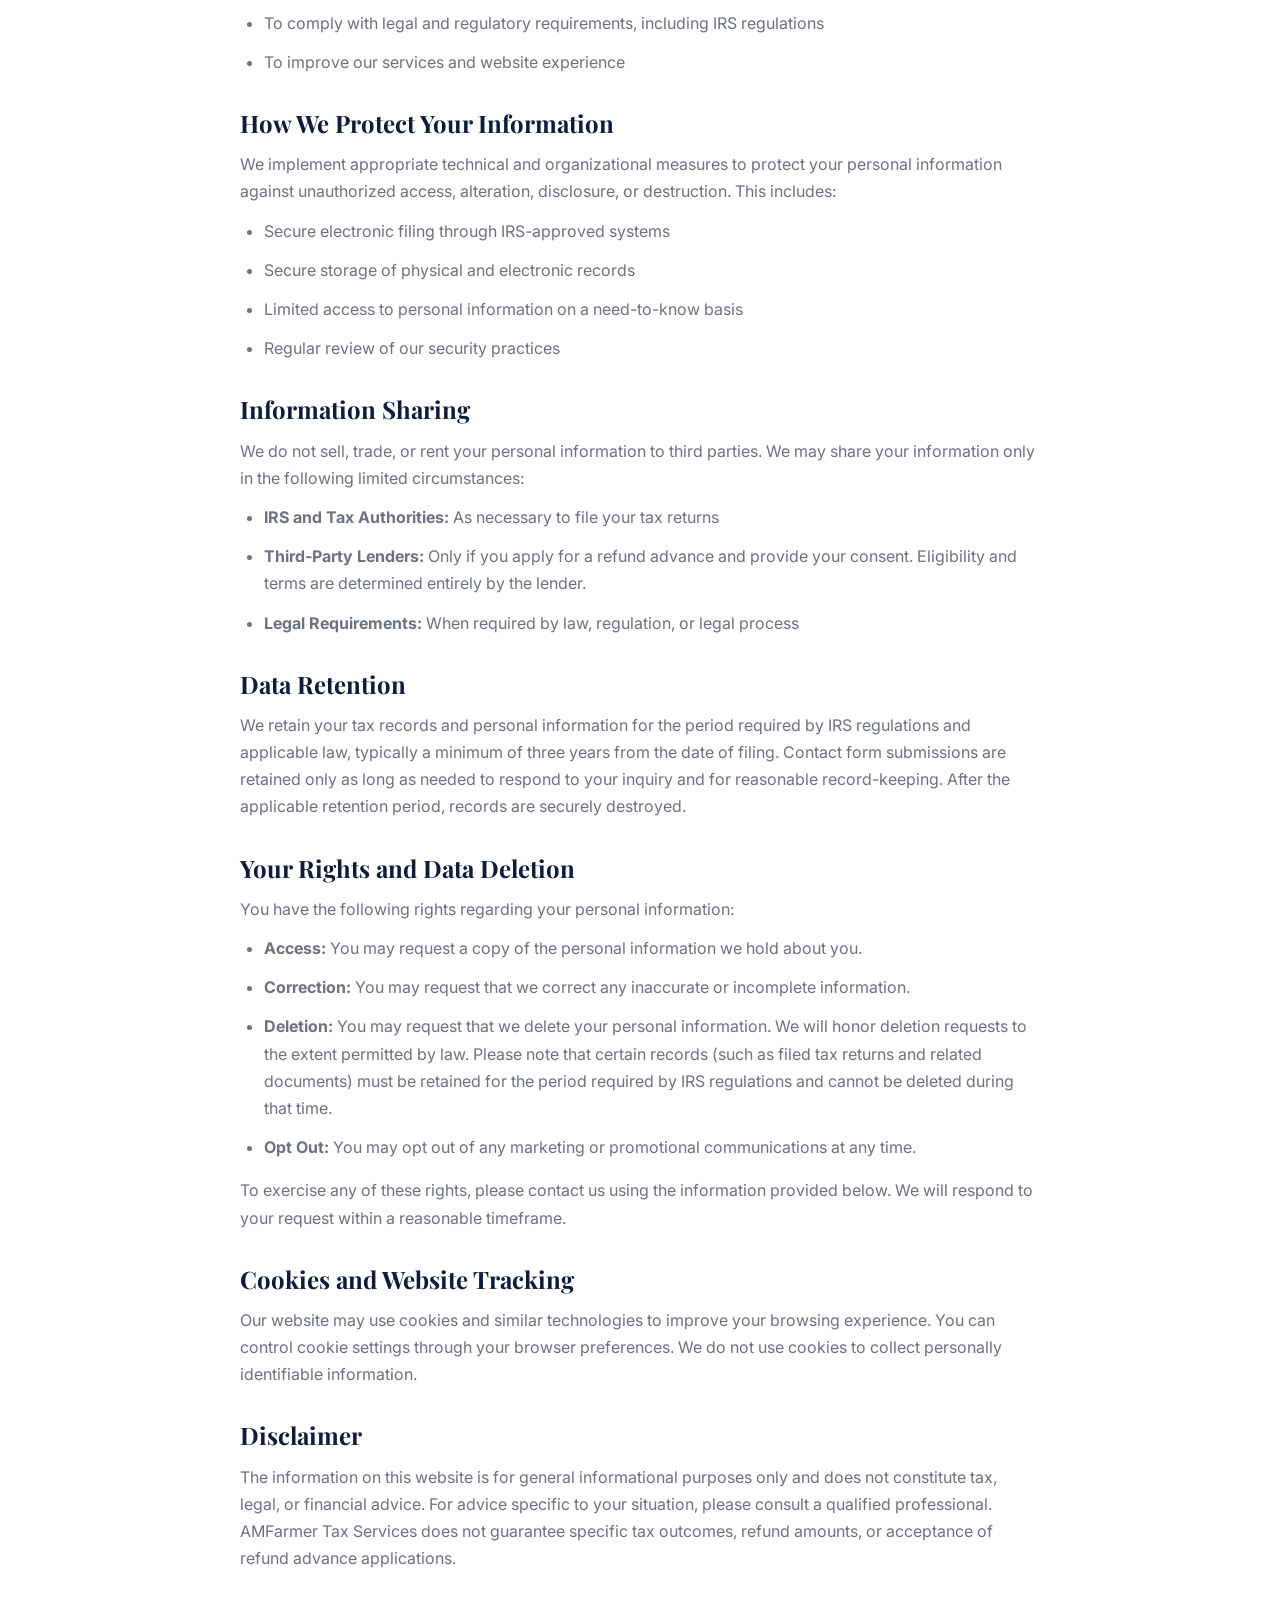
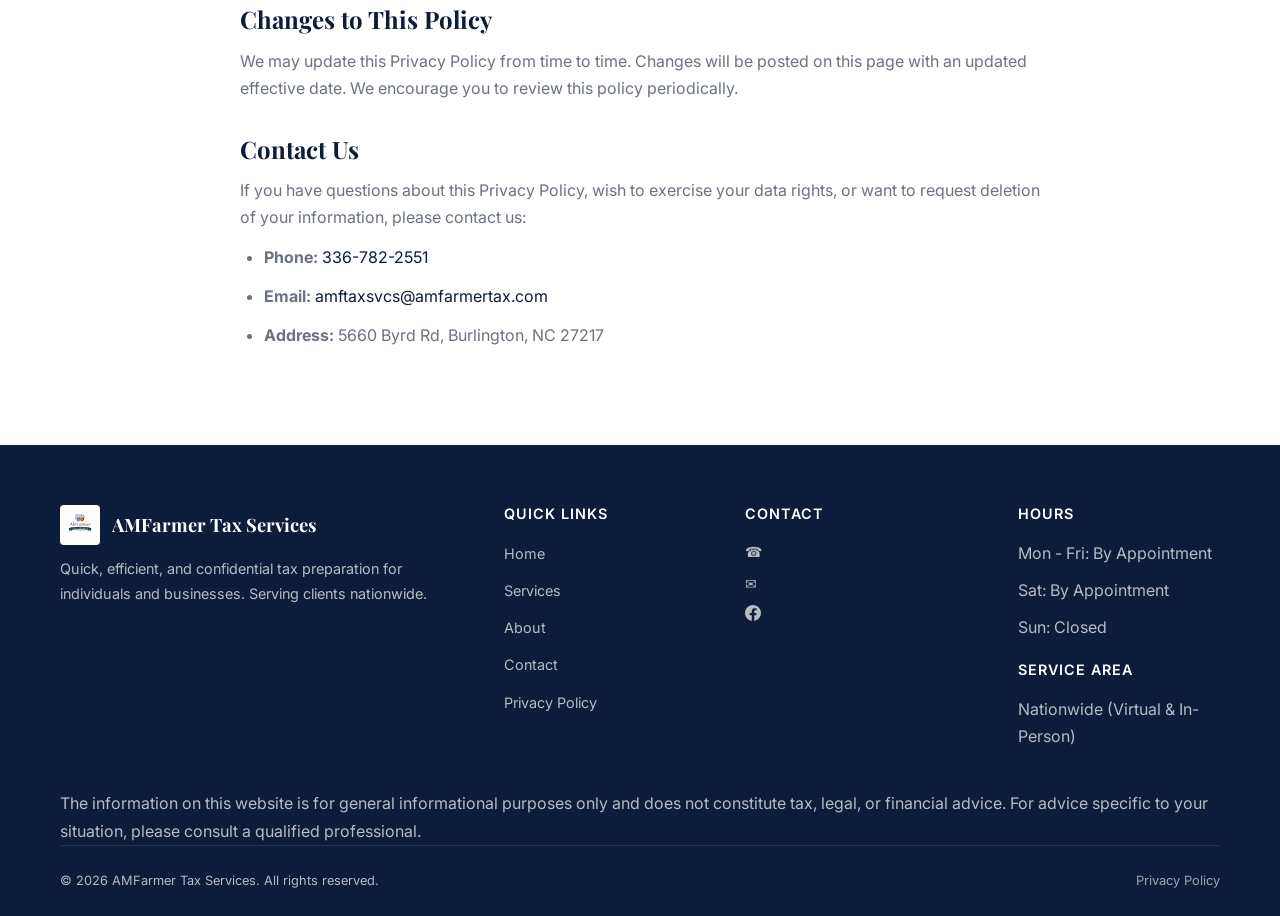
<file: privacy.html>
<!DOCTYPE html>
<html lang="en">
<head>
  <meta charset="UTF-8">
  <meta name="viewport" content="width=device-width, initial-scale=1.0">
  <title>Privacy Policy | AMFarmer Tax Services</title>
  <meta name="description" content="Privacy Policy for AMFarmer Tax Services. Learn how we collect, use, and protect your personal information.">
  <link rel="icon" type="image/png" href="assets/img/logo.png">
  <link rel="stylesheet" href="assets/css/styles.css">
</head>
<body>

  <header class="header" role="banner">
    <div class="header-inner">
      <a href="index.html" class="logo" aria-label="AMFarmer Tax Services Home">
        <img src="assets/img/logo.png" alt="AMFarmer Tax Services Logo">
        <div class="logo-text">
          AMFarmer Tax Services
          <span>Quick &bull; Efficient &bull; Confidential</span>
        </div>
      </a>
      <nav class="nav" role="navigation" aria-label="Main navigation">
        <ul class="nav-links">
          <li><a href="index.html">Home</a></li>
          <li><a href="services.html">Services</a></li>
          <li><a href="about.html">About</a></li>
          <li><a href="contact.html">Contact</a></li>
        </ul>
        <a href="contact.html#form" class="btn btn-gold btn-sm nav-cta">Book Now</a>
        <button class="mobile-toggle" aria-label="Toggle navigation" aria-expanded="false">
          <span></span><span></span><span></span>
        </button>
      </nav>
    </div>
  </header>

  <main>
    <section class="page-header">
      <div class="container">
        <h1>Privacy Policy</h1>
        <p>Your privacy is important to us</p>
      </div>
    </section>

    <section class="section">
      <div class="container">
        <div class="privacy-content">
          <p><strong>Effective Date:</strong> January 1, 2026</p>
          <p>AMFarmer Tax Services ("we," "us," or "our") is committed to protecting your privacy. This Privacy Policy explains how we collect, use, disclose, and safeguard your information when you use our tax preparation services or visit our website.</p>

          <h2>Information We Collect</h2>
          <p>We may collect the following types of information:</p>

          <h3>Information Collected Through Our Website Contact Form</h3>
          <p>When you submit an inquiry through our website contact form, we collect the following:</p>
          <ul>
            <li><strong>Full Name</strong></li>
            <li><strong>Email Address</strong></li>
            <li><strong>Phone Number</strong> (optional)</li>
            <li><strong>Preferred Contact Method</strong> (Call, Text, or Email)</li>
            <li><strong>Client Type</strong> (Individual or Business)</li>
            <li><strong>Message Content</strong> (any details you choose to provide)</li>
          </ul>
          <p>This information is collected solely to respond to your inquiry and schedule tax preparation services. It is not sold, shared with third parties for marketing purposes, or used for any purpose other than communicating with you about the services you requested.</p>

          <h3>Information Collected for Tax Preparation Services</h3>
          <p>When you engage us for tax preparation, we may collect:</p>
          <ul>
            <li><strong>Personal Identification:</strong> Name, address, phone number, email address, Social Security numbers, date of birth, and other identification information necessary for tax preparation.</li>
            <li><strong>Financial Information:</strong> Income statements (W-2s, 1099s), deduction records, bank account information (for direct deposit of refunds), and other financial documents.</li>
          </ul>

          <h3>Website Usage Data</h3>
          <p>We may automatically collect standard website usage data, including browser type, IP address, pages visited, and referring URLs. This data helps us improve website functionality and is not linked to your personal identity.</p>

          <h2>How We Use Your Information</h2>
          <p>We use the information we collect for the following purposes:</p>
          <ul>
            <li>To respond to inquiries submitted through our contact form</li>
            <li>To schedule and conduct tax preparation consultations</li>
            <li>To prepare and file your federal and state tax returns</li>
            <li>To communicate with you about the status of your return</li>
            <li>To process refund advance applications, if requested (through third-party lenders, with your consent)</li>
            <li>To comply with legal and regulatory requirements, including IRS regulations</li>
            <li>To improve our services and website experience</li>
          </ul>

          <h2>How We Protect Your Information</h2>
          <p>We implement appropriate technical and organizational measures to protect your personal information against unauthorized access, alteration, disclosure, or destruction. This includes:</p>
          <ul>
            <li>Secure electronic filing through IRS-approved systems</li>
            <li>Secure storage of physical and electronic records</li>
            <li>Limited access to personal information on a need-to-know basis</li>
            <li>Regular review of our security practices</li>
          </ul>

          <h2>Information Sharing</h2>
          <p>We do not sell, trade, or rent your personal information to third parties. We may share your information only in the following limited circumstances:</p>
          <ul>
            <li><strong>IRS and Tax Authorities:</strong> As necessary to file your tax returns</li>
            <li><strong>Third-Party Lenders:</strong> Only if you apply for a refund advance and provide your consent. Eligibility and terms are determined entirely by the lender.</li>
            <li><strong>Legal Requirements:</strong> When required by law, regulation, or legal process</li>
          </ul>

          <h2>Data Retention</h2>
          <p>We retain your tax records and personal information for the period required by IRS regulations and applicable law, typically a minimum of three years from the date of filing. Contact form submissions are retained only as long as needed to respond to your inquiry and for reasonable record-keeping. After the applicable retention period, records are securely destroyed.</p>

          <h2>Your Rights and Data Deletion</h2>
          <p>You have the following rights regarding your personal information:</p>
          <ul>
            <li><strong>Access:</strong> You may request a copy of the personal information we hold about you.</li>
            <li><strong>Correction:</strong> You may request that we correct any inaccurate or incomplete information.</li>
            <li><strong>Deletion:</strong> You may request that we delete your personal information. We will honor deletion requests to the extent permitted by law. Please note that certain records (such as filed tax returns and related documents) must be retained for the period required by IRS regulations and cannot be deleted during that time.</li>
            <li><strong>Opt Out:</strong> You may opt out of any marketing or promotional communications at any time.</li>
          </ul>
          <p>To exercise any of these rights, please contact us using the information provided below. We will respond to your request within a reasonable timeframe.</p>

          <h2>Cookies and Website Tracking</h2>
          <p>Our website may use cookies and similar technologies to improve your browsing experience. You can control cookie settings through your browser preferences. We do not use cookies to collect personally identifiable information.</p>

          <h2>Disclaimer</h2>
          <p>The information on this website is for general informational purposes only and does not constitute tax, legal, or financial advice. For advice specific to your situation, please consult a qualified professional. AMFarmer Tax Services does not guarantee specific tax outcomes, refund amounts, or acceptance of refund advance applications.</p>

          <h2>Changes to This Policy</h2>
          <p>We may update this Privacy Policy from time to time. Changes will be posted on this page with an updated effective date. We encourage you to review this policy periodically.</p>

          <h2>Contact Us</h2>
          <p>If you have questions about this Privacy Policy, wish to exercise your data rights, or want to request deletion of your information, please contact us:</p>
          <ul>
            <li><strong>Phone:</strong> <a href="tel:336-782-2551">336-782-2551</a></li>
            <li><strong>Email:</strong> <a href="mailto:amftaxsvcs@amfarmertax.com">amftaxsvcs@amfarmertax.com</a></li>
            <li><strong>Address:</strong> 5660 Byrd Rd, Burlington, NC 27217</li>
          </ul>
        </div>
      </div>
    </section>
  </main>

  <footer class="footer" role="contentinfo">
    <div class="container">
      <div class="footer-grid">
        <div class="footer-brand">
          <a href="index.html" class="logo" aria-label="AMFarmer Tax Services Home">
            <img src="assets/img/logo.png" alt="AMFarmer Tax Services Logo" style="height:40px;">
            <div class="logo-text">AMFarmer Tax Services</div>
          </a>
          <p>Quick, efficient, and confidential tax preparation for individuals and businesses. Serving clients nationwide.</p>
        </div>
        <div>
          <h4>Quick Links</h4>
          <ul class="footer-links">
            <li><a href="index.html">Home</a></li>
            <li><a href="services.html">Services</a></li>
            <li><a href="about.html">About</a></li>
            <li><a href="contact.html">Contact</a></li>
            <li><a href="privacy.html">Privacy Policy</a></li>
          </ul>
        </div>
        <div>
          <h4>Contact</h4>
          <div class="footer-contact-info">
            <p>&#9742; <a href="tel:336-782-2551">336-782-2551</a></p>
            <p>&#9993; <a href="mailto:amftaxsvcs@amfarmertax.com">amftaxsvcs@amfarmertax.com</a></p>
            <p><svg width="16" height="16" viewBox="0 0 24 24" fill="currentColor" style="vertical-align:middle;margin-right:4px;"><path d="M24 12.073c0-6.627-5.373-12-12-12s-12 5.373-12 12c0 5.99 4.388 10.954 10.125 11.854v-8.385H7.078v-3.47h3.047V9.43c0-3.007 1.792-4.669 4.533-4.669 1.312 0 2.686.235 2.686.235v2.953H15.83c-1.491 0-1.956.925-1.956 1.874v2.25h3.328l-.532 3.47h-2.796v8.385C19.612 23.027 24 18.062 24 12.073z"/></svg> <a href="https://www.facebook.com/amfarmertaxsvcs" target="_blank" rel="noopener noreferrer">Facebook</a></p>
          </div>
        </div>
        <div>
          <h4>Hours</h4>
          <ul class="footer-links">
            <li>Mon - Fri: By Appointment</li>
            <li>Sat: By Appointment</li>
            <li>Sun: Closed</li>
          </ul>
          <h4 style="margin-top:20px;">Service Area</h4>
          <p>Nationwide (Virtual &amp; In-Person)</p>
        </div>
      </div>
      <p class="footer-disclaimer">The information on this website is for general informational purposes only and does not constitute tax, legal, or financial advice. For advice specific to your situation, please consult a qualified professional.</p>
      <div class="footer-bottom">
        <p>&copy; 2026 AMFarmer Tax Services. All rights reserved.</p>
        <a href="privacy.html">Privacy Policy</a>
      </div>
    </div>
  </footer>

  <script src="assets/js/main.js"></script>
</body>
</html>
</file>
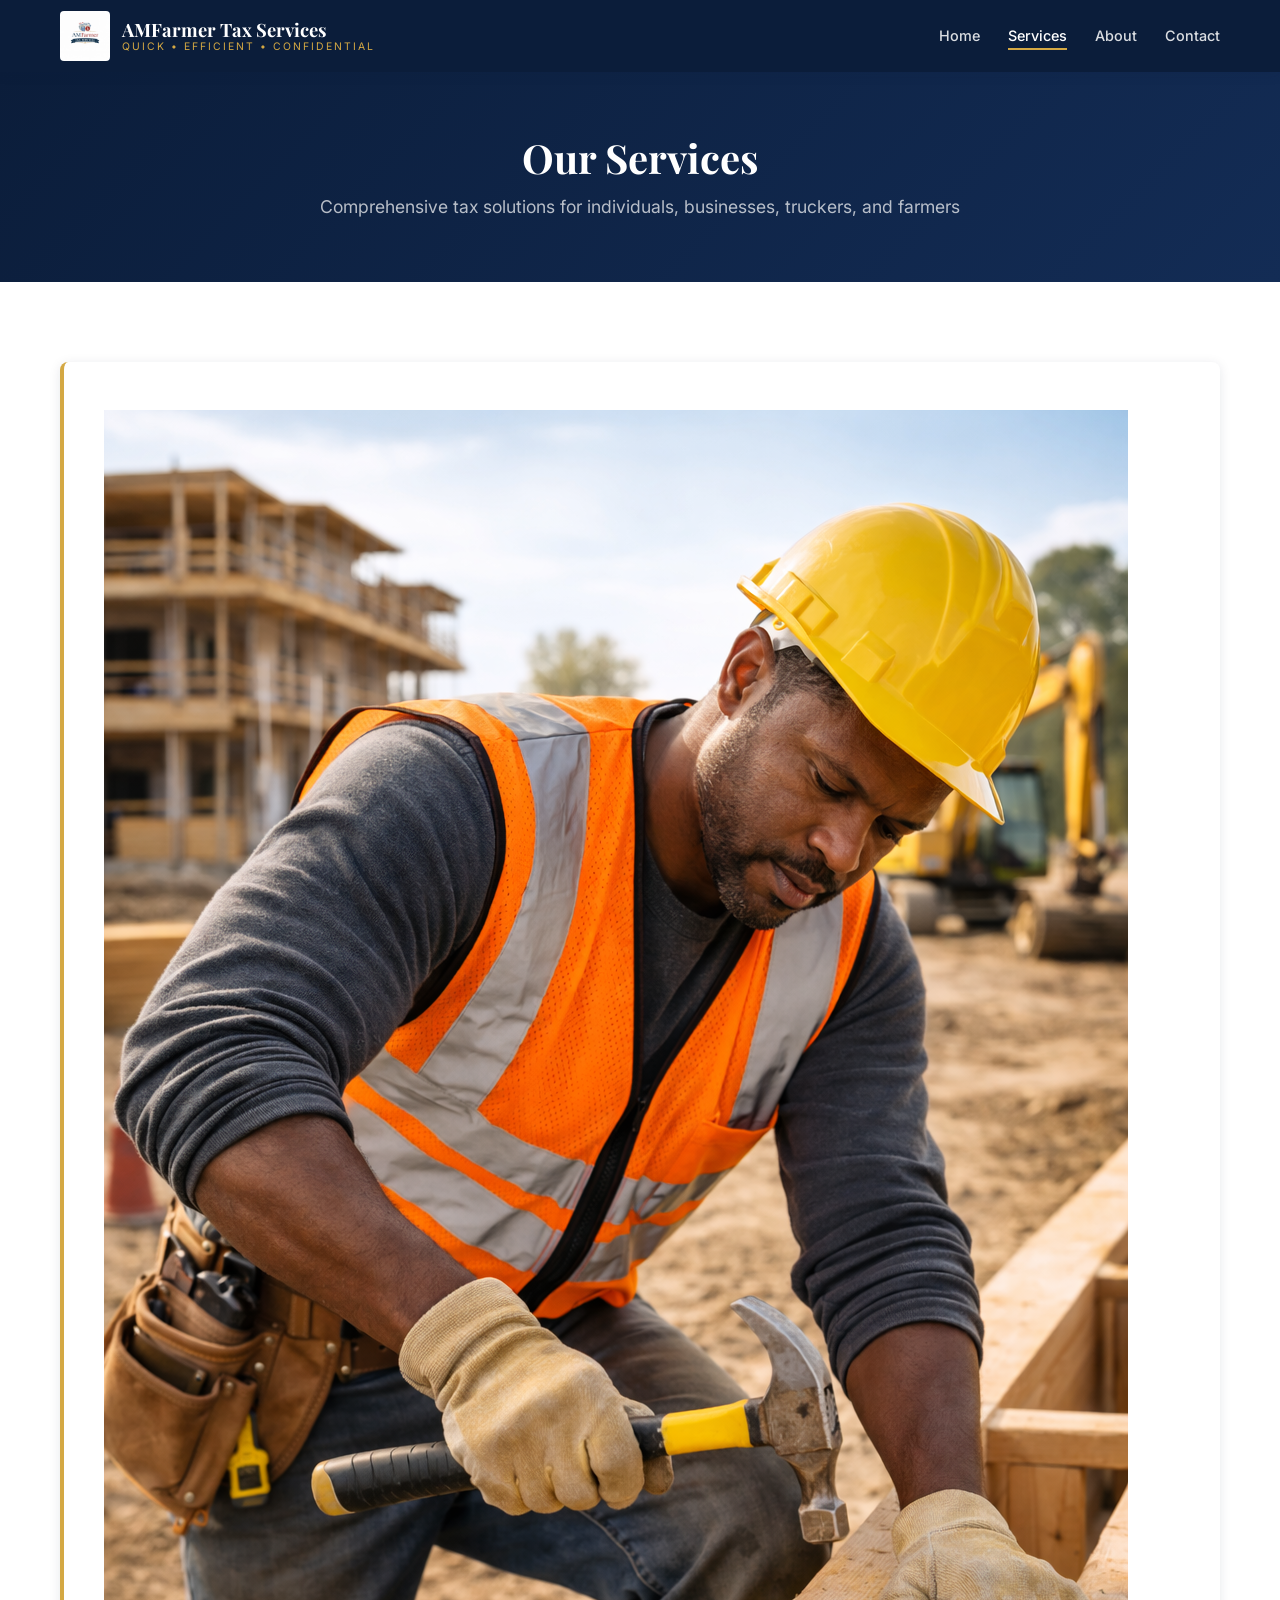
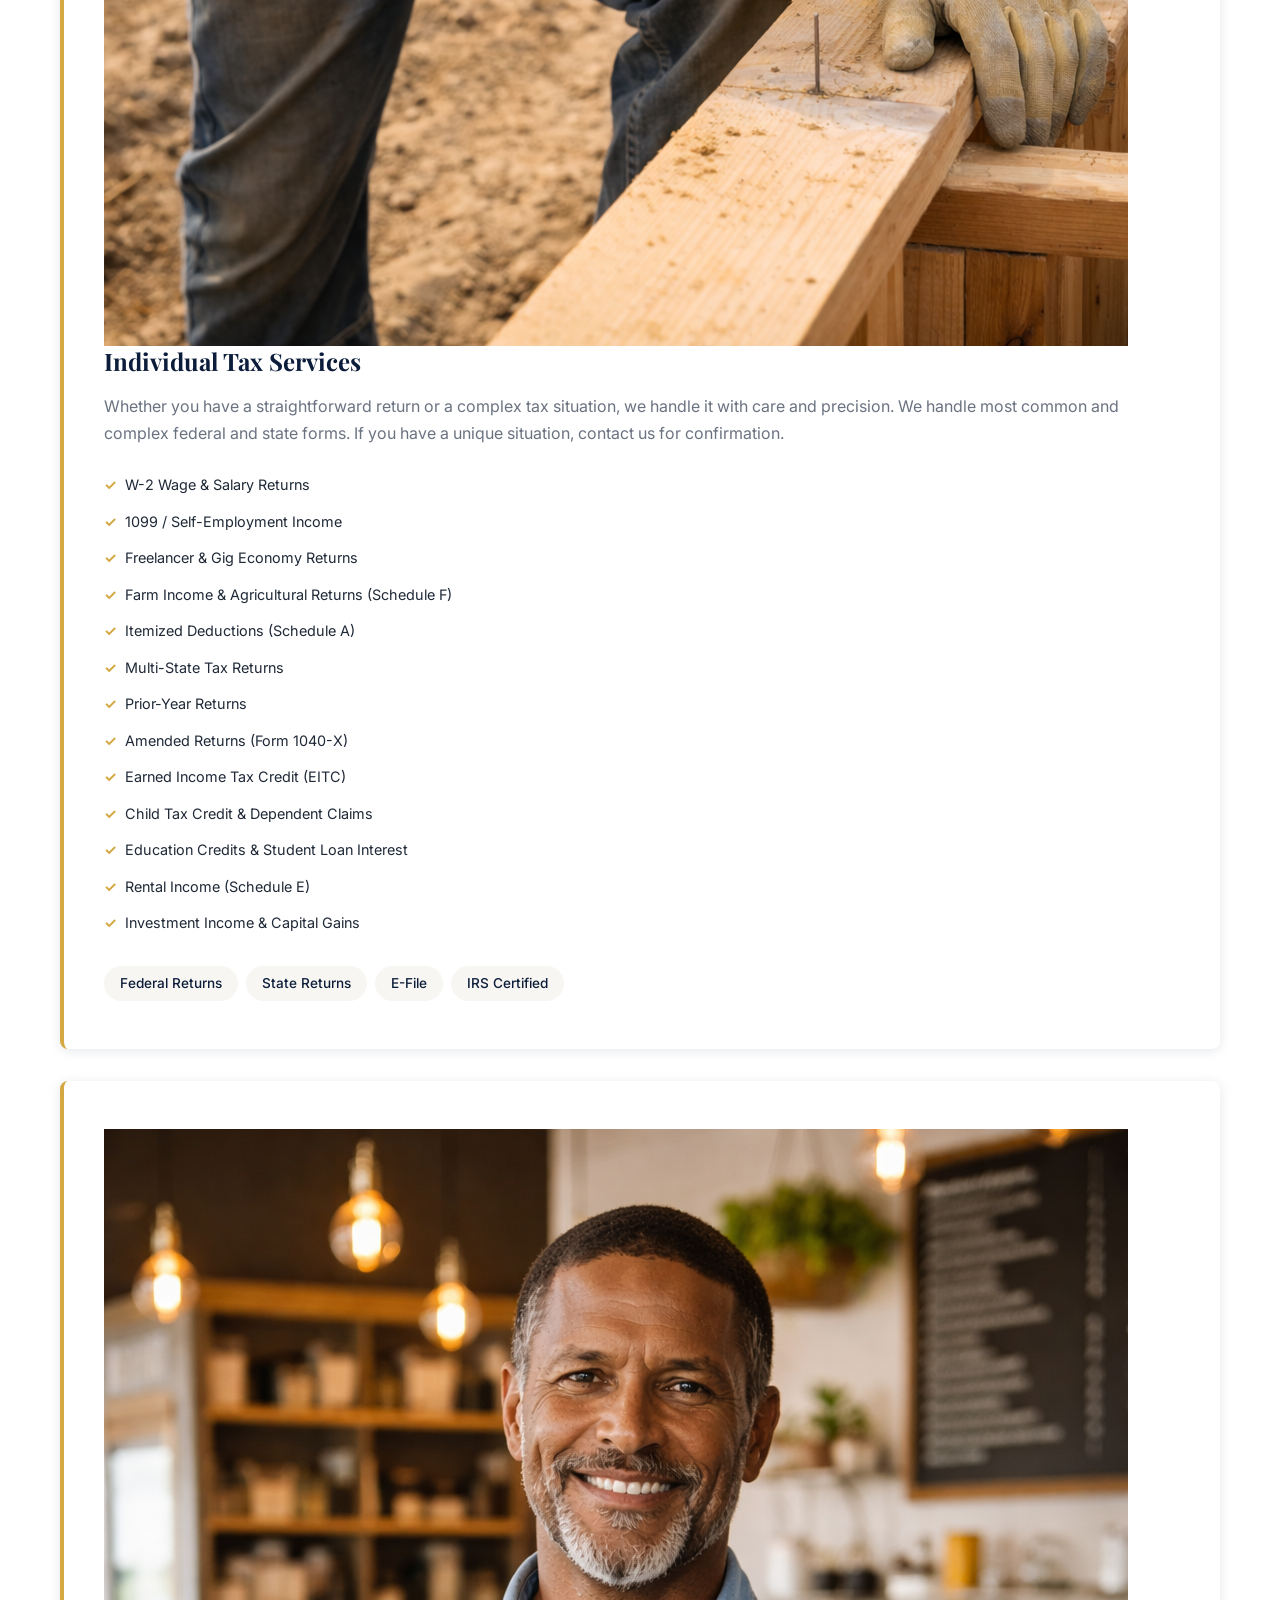
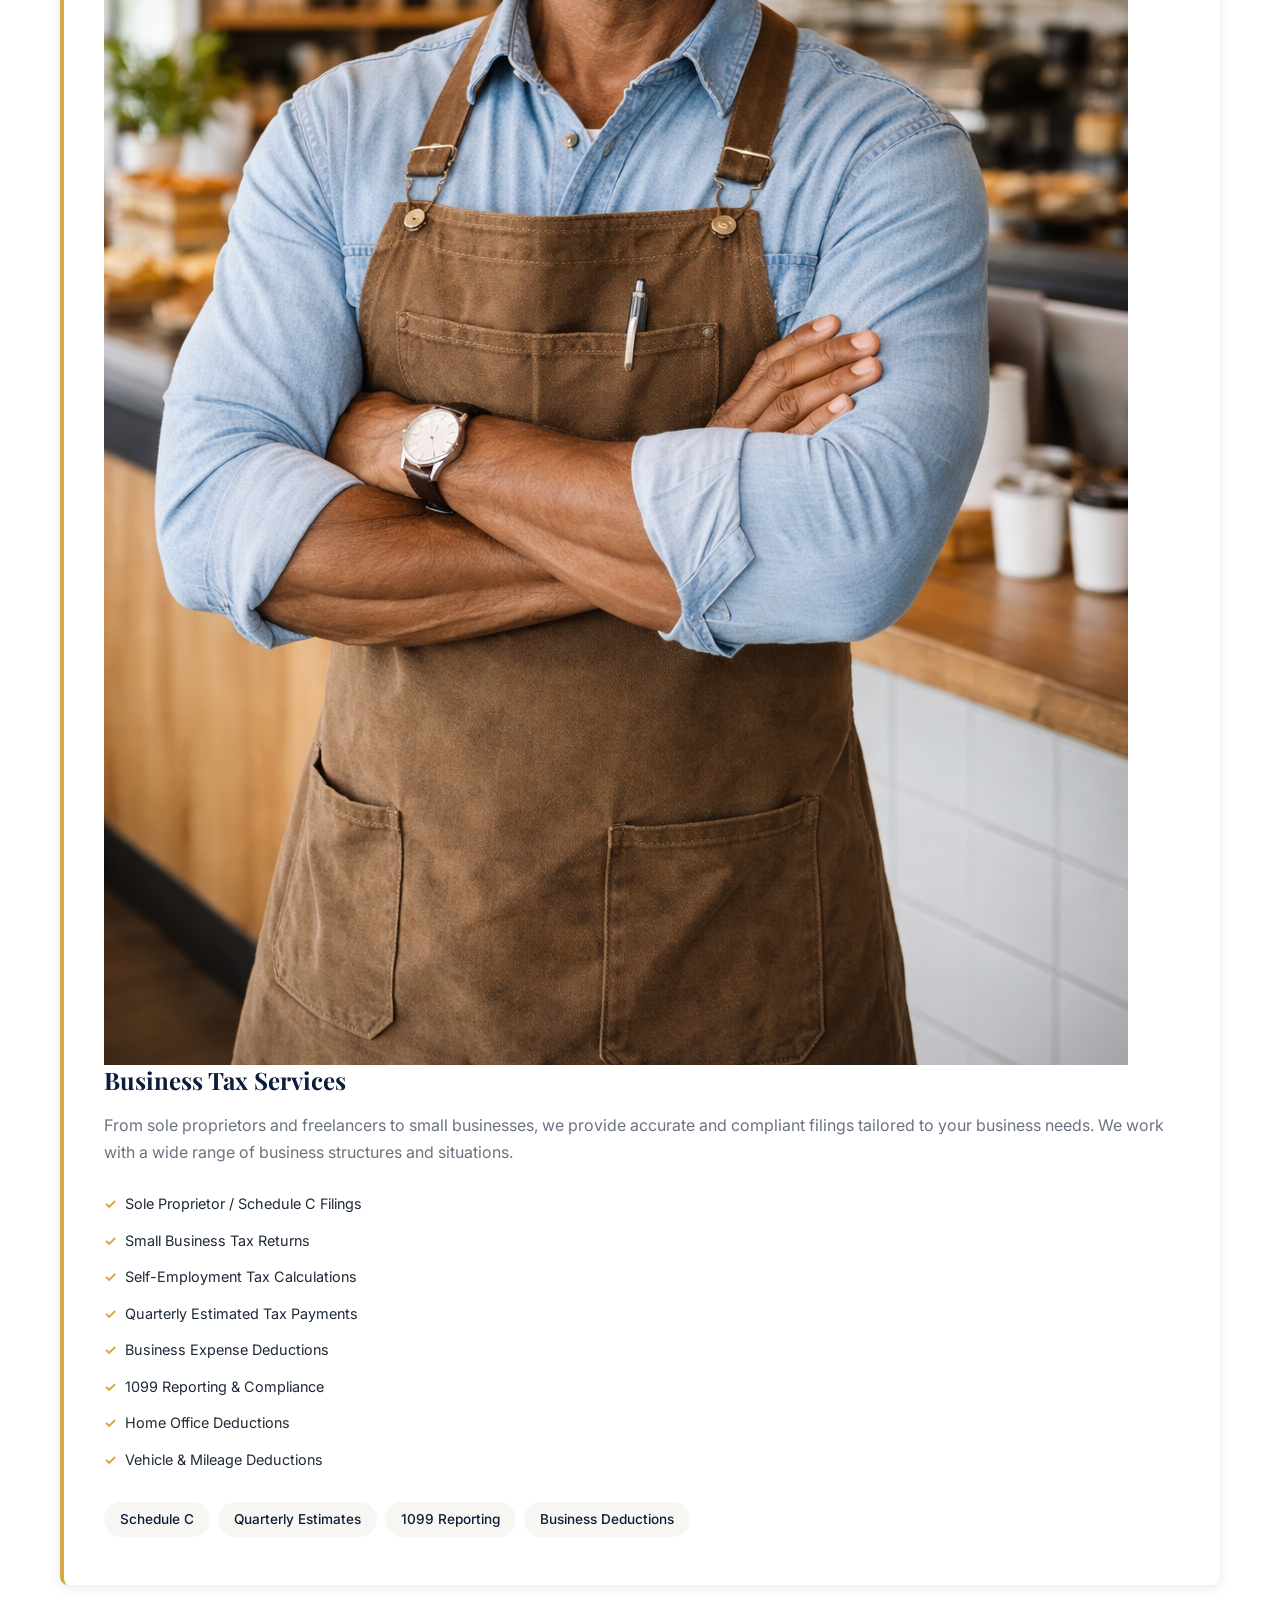
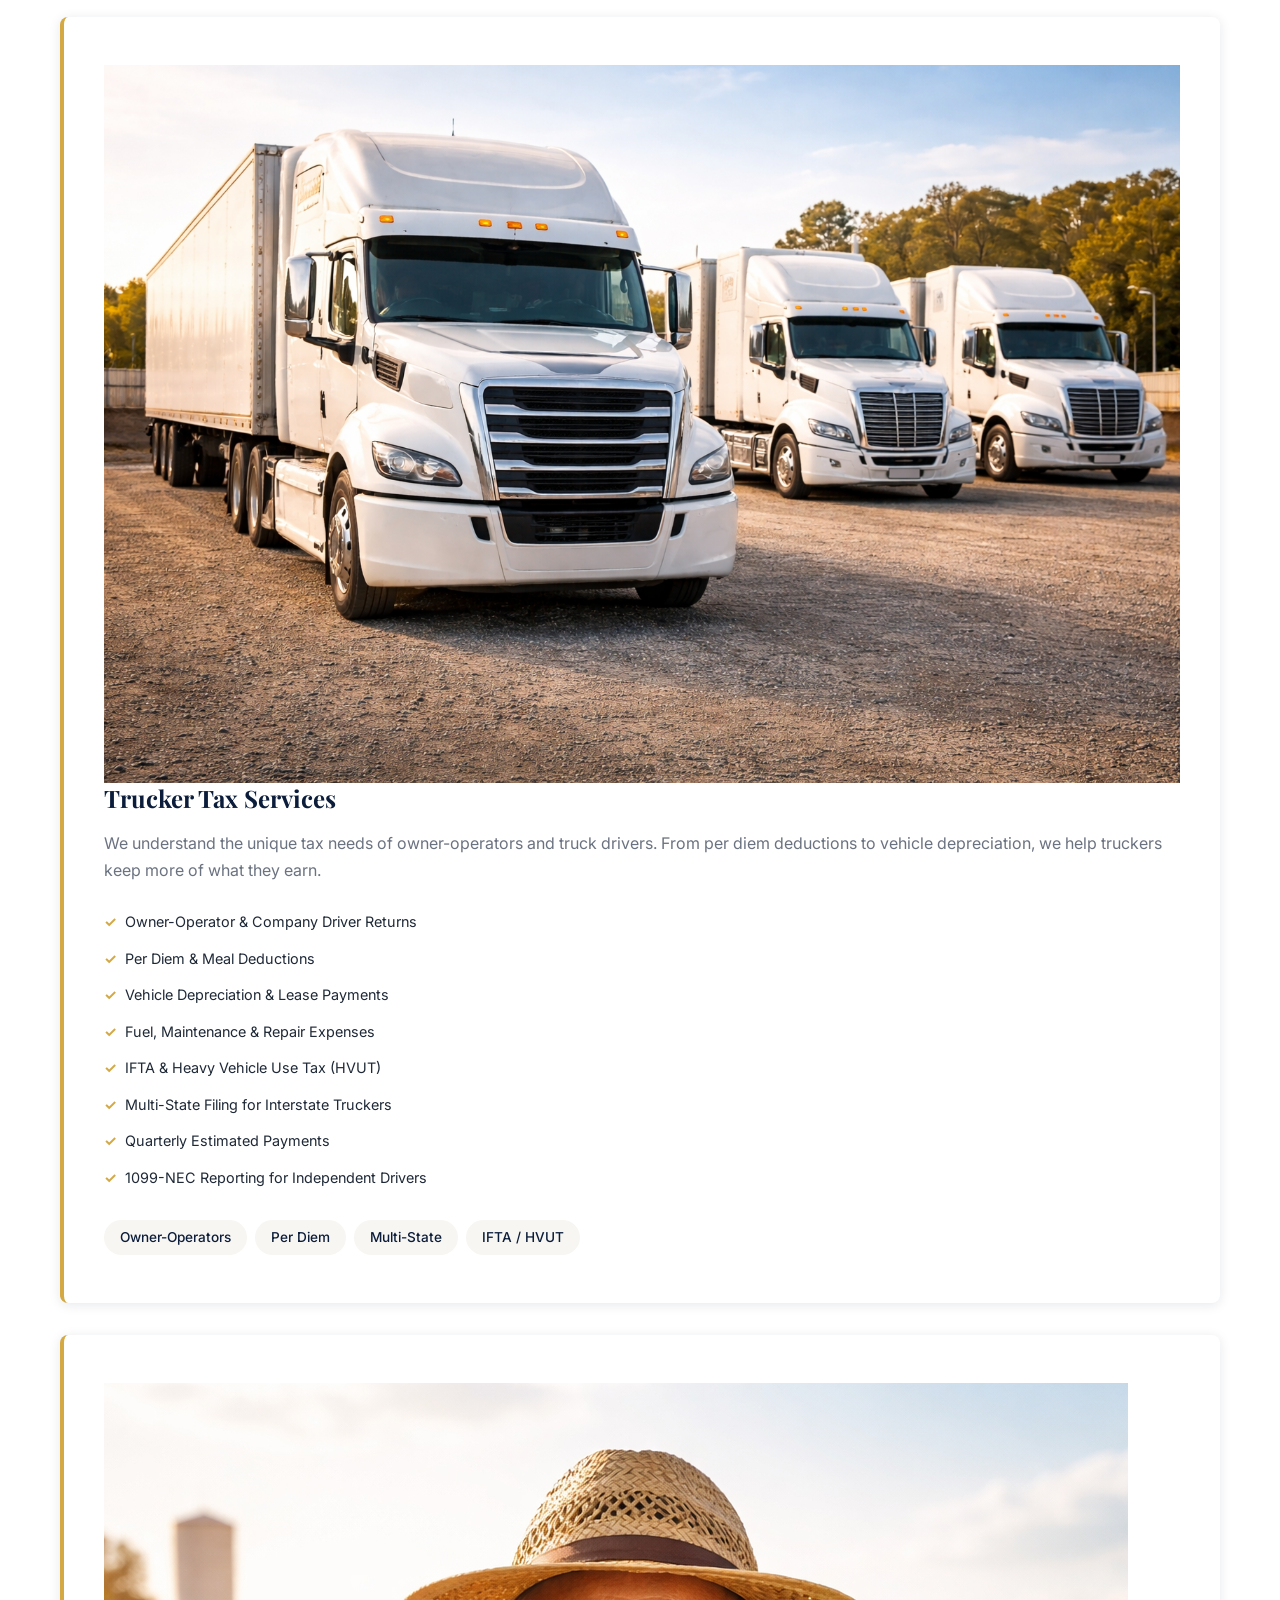
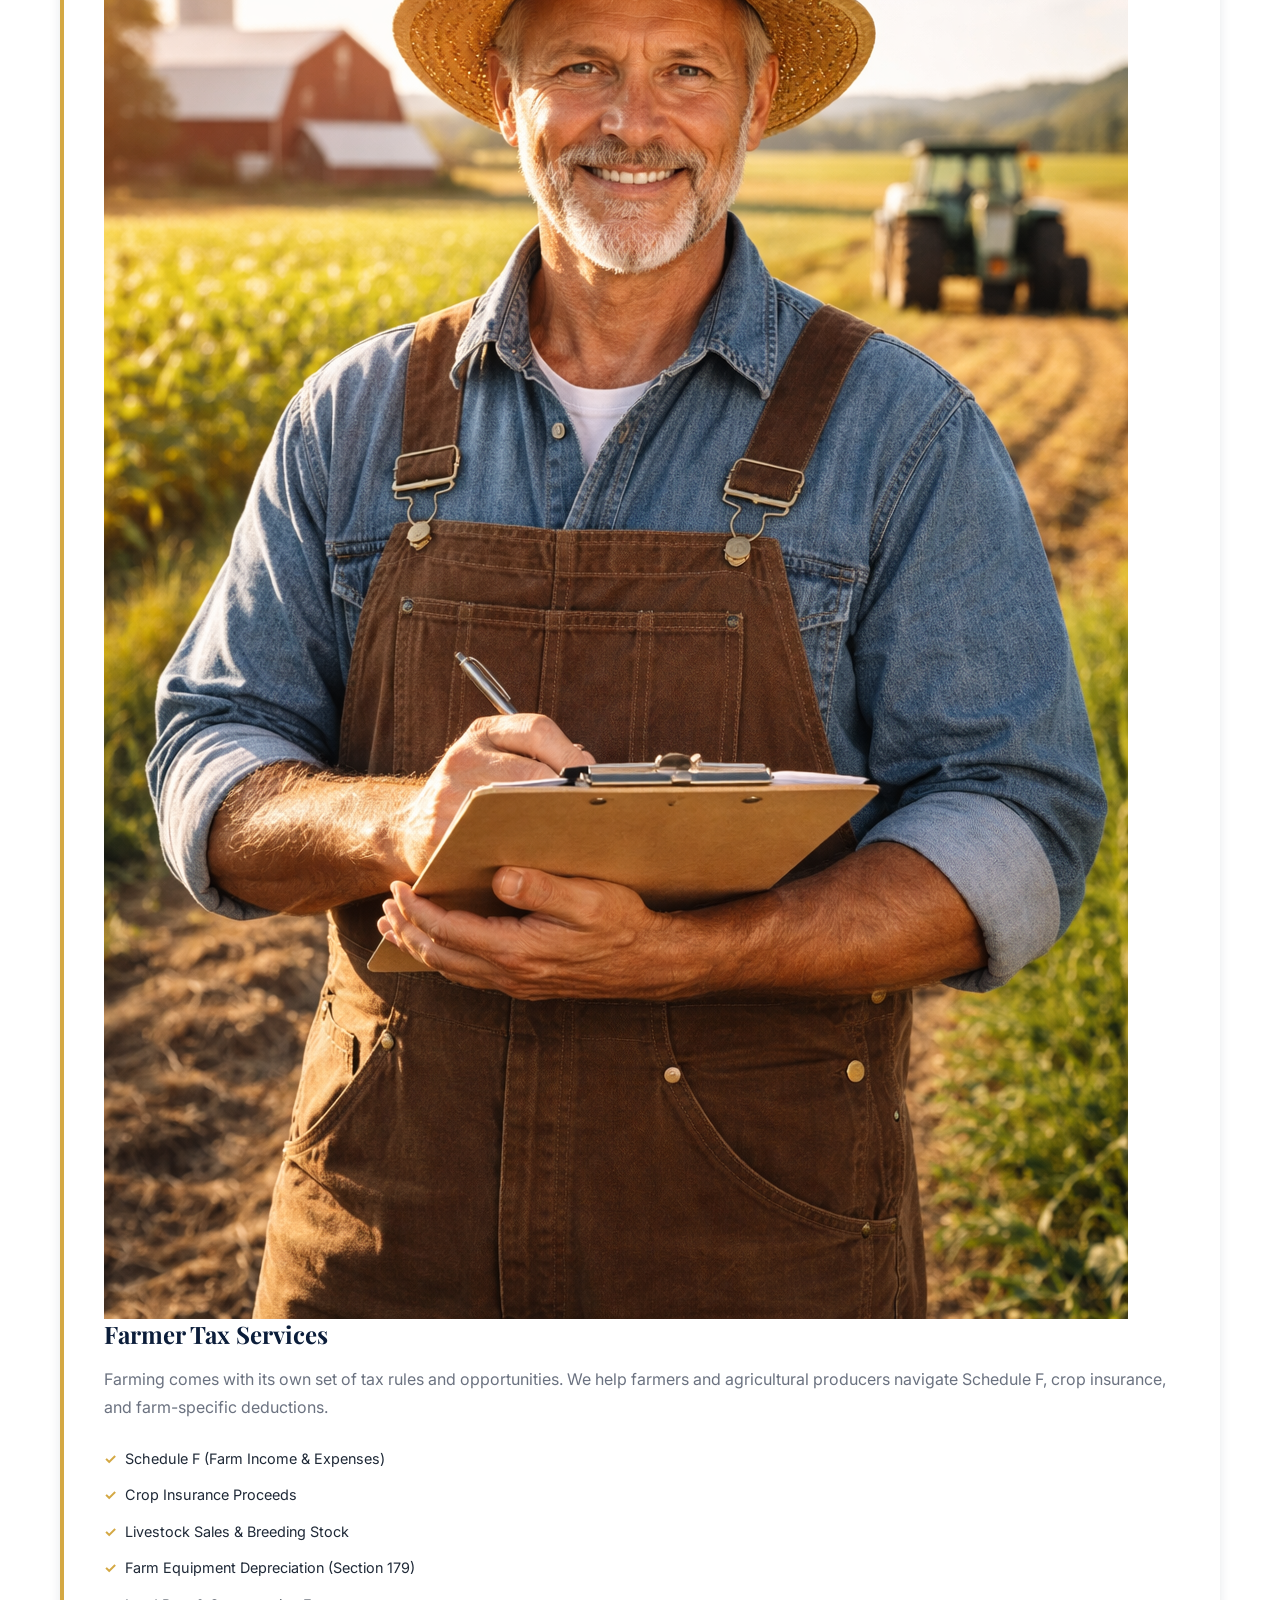
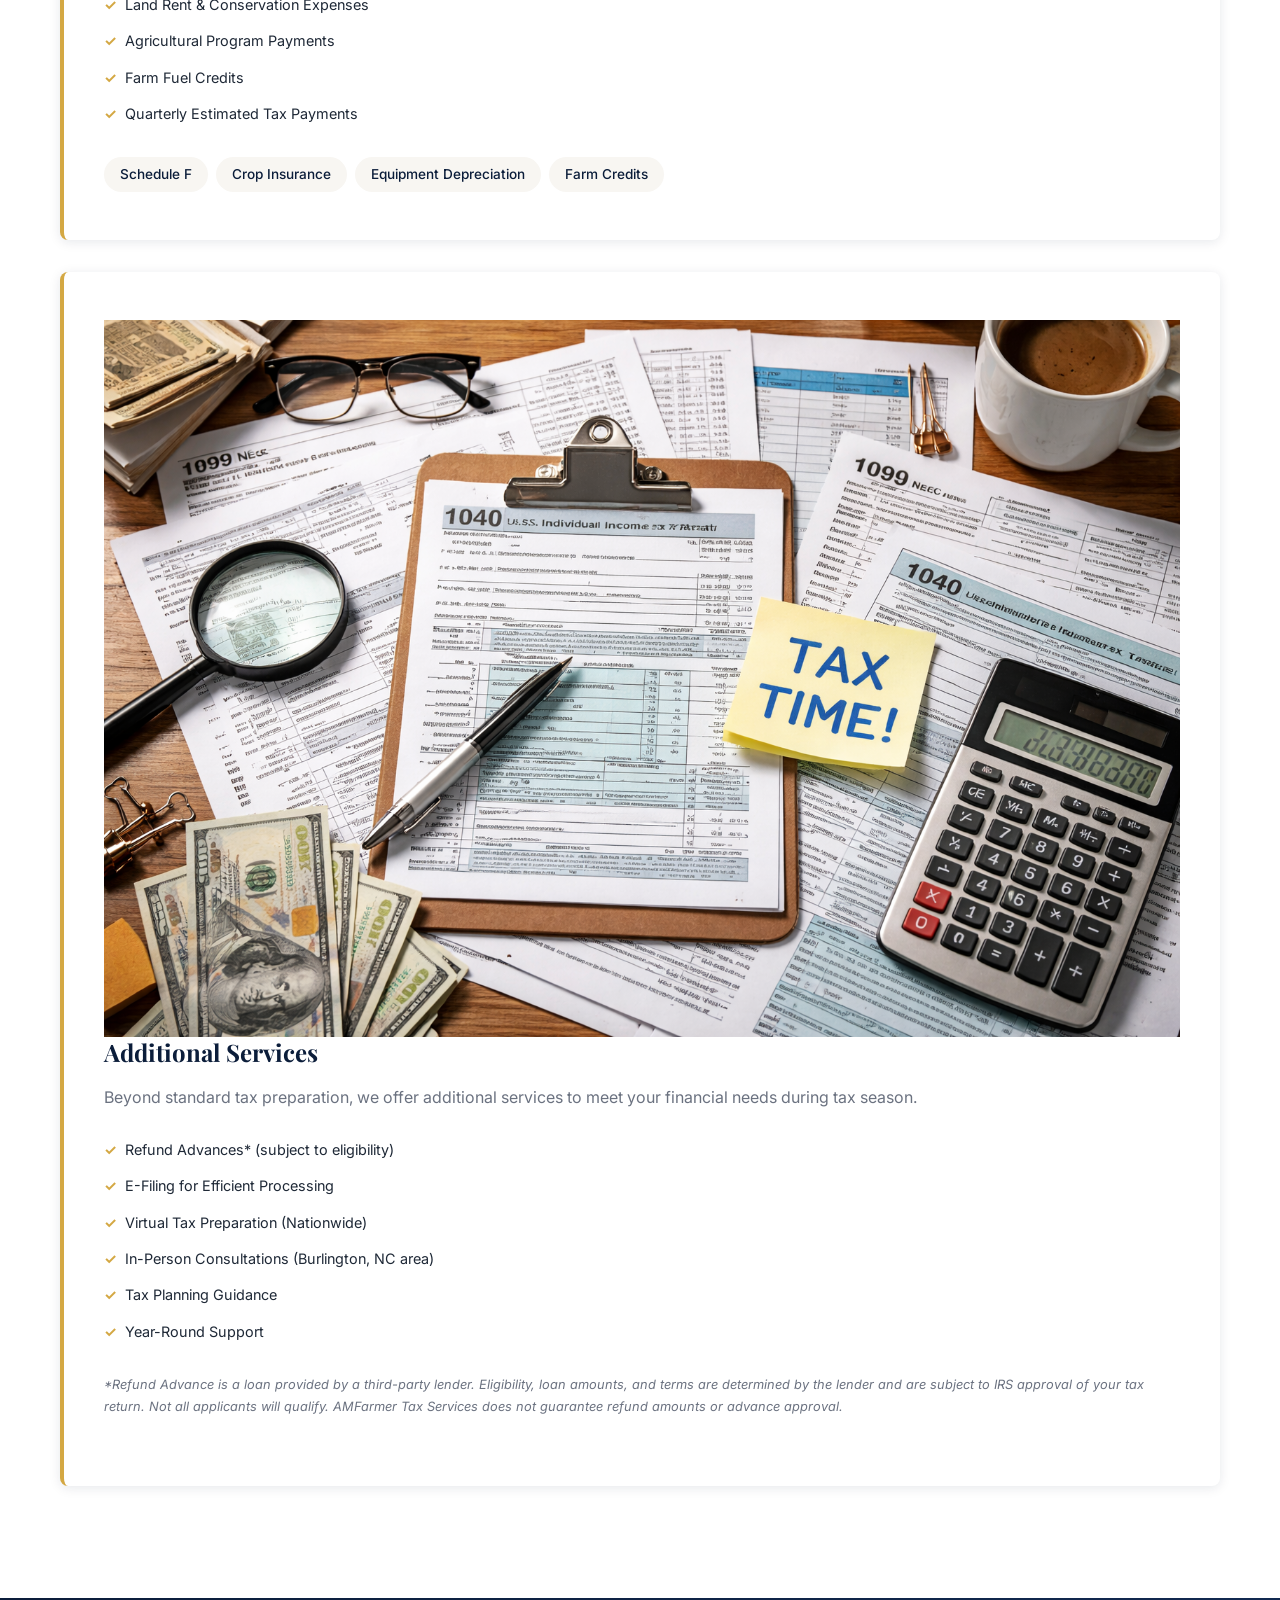
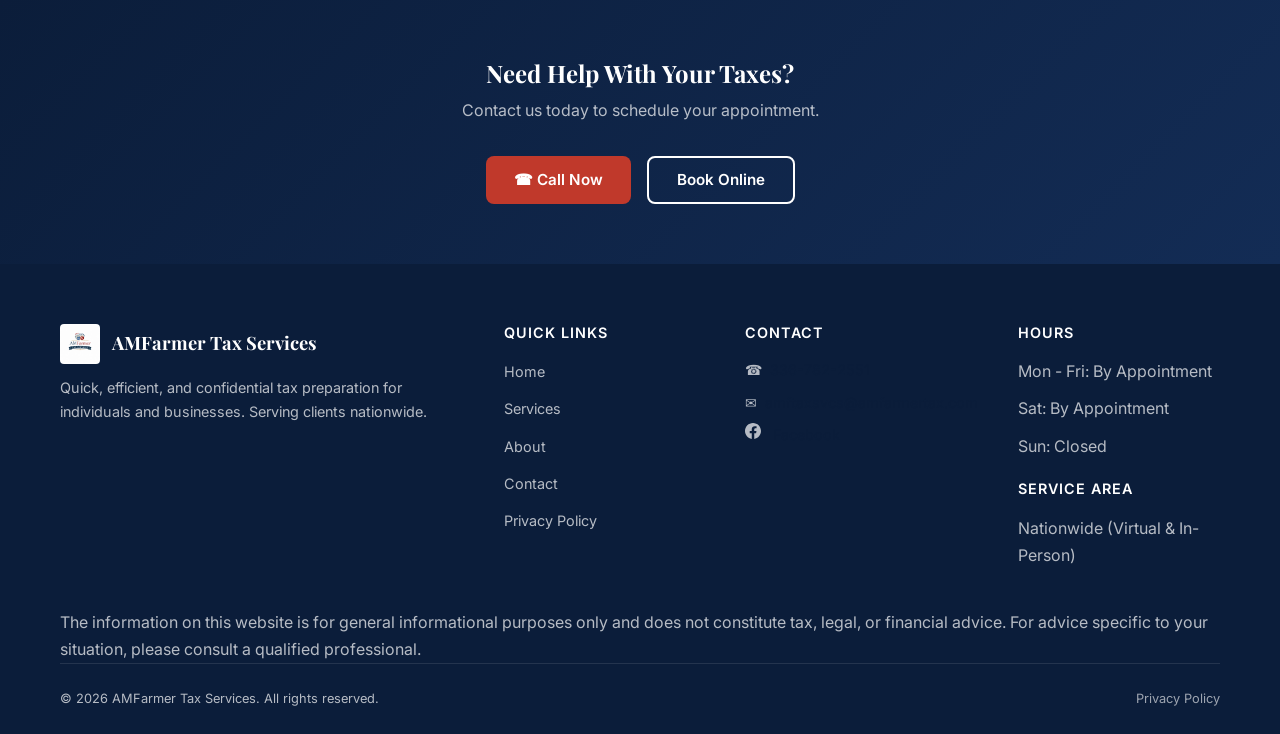
<file: services.html>
<!DOCTYPE html>
<html lang="en">
<head>
  <meta charset="UTF-8">
  <meta name="viewport" content="width=device-width, initial-scale=1.0">
  <title>Tax Services | AMFarmer Tax Services</title>
  <meta name="description" content="AMFarmer Tax Services offers comprehensive tax preparation for individuals, businesses, truckers, and farmers. W-2, 1099, Schedule C, Schedule F, per diem, and more.">
  <meta property="og:title" content="Tax Services | AMFarmer Tax Services">
  <meta property="og:description" content="Individual and business tax preparation services. Serving clients nationwide.">
  <meta property="og:type" content="website">
  <link rel="icon" type="image/png" href="assets/img/logo.png">
  <link rel="stylesheet" href="assets/css/styles.css">
</head>
<body>

  <header class="header" role="banner">
    <div class="header-inner">
      <a href="index.html" class="logo" aria-label="AMFarmer Tax Services Home">
        <img src="assets/img/logo.png" alt="AMFarmer Tax Services Logo">
        <div class="logo-text">
          AMFarmer Tax Services
          <span>Quick &bull; Efficient &bull; Confidential</span>
        </div>
      </a>
      <nav class="nav" role="navigation" aria-label="Main navigation">
        <ul class="nav-links">
          <li><a href="index.html">Home</a></li>
          <li><a href="services.html">Services</a></li>
          <li><a href="about.html">About</a></li>
          <li><a href="contact.html">Contact</a></li>
        </ul>
        <a href="contact.html#form" class="btn btn-gold btn-sm nav-cta">Book Now</a>
        <button class="mobile-toggle" aria-label="Toggle navigation" aria-expanded="false">
          <span></span><span></span><span></span>
        </button>
      </nav>
    </div>
  </header>

  <main>
    <section class="page-header">
      <div class="container">
        <h1>Our Services</h1>
        <p>Comprehensive tax solutions for individuals, businesses, truckers, and farmers</p>
      </div>
    </section>

    <section class="section">
      <div class="container">
        <div class="service-detail-card">
          <div class="service-img"><img src="assets/img/individual.png" alt="Individual tax services"></div>
          <h3>Individual Tax Services</h3>
          <p>Whether you have a straightforward return or a complex tax situation, we handle it with care and precision. We handle most common and complex federal and state forms. If you have a unique situation, contact us for confirmation.</p>
          <ul class="service-list">
            <li>W-2 Wage &amp; Salary Returns</li>
            <li>1099 / Self-Employment Income</li>
            <li>Freelancer &amp; Gig Economy Returns</li>
            <li>Farm Income &amp; Agricultural Returns (Schedule F)</li>
            <li>Itemized Deductions (Schedule A)</li>
            <li>Multi-State Tax Returns</li>
            <li>Prior-Year Returns</li>
            <li>Amended Returns (Form 1040-X)</li>
            <li>Earned Income Tax Credit (EITC)</li>
            <li>Child Tax Credit &amp; Dependent Claims</li>
            <li>Education Credits &amp; Student Loan Interest</li>
            <li>Rental Income (Schedule E)</li>
            <li>Investment Income &amp; Capital Gains</li>
          </ul>
          <div class="service-tags">
            <span class="service-tag">Federal Returns</span>
            <span class="service-tag">State Returns</span>
            <span class="service-tag">E-File</span>
            <span class="service-tag">IRS Certified</span>
          </div>
        </div>

        <div class="service-detail-card">
          <div class="service-img"><img src="assets/img/business.png" alt="Business tax services"></div>
          <h3>Business Tax Services</h3>
          <p>From sole proprietors and freelancers to small businesses, we provide accurate and compliant filings tailored to your business needs. We work with a wide range of business structures and situations.</p>
          <ul class="service-list">
            <li>Sole Proprietor / Schedule C Filings</li>
            <li>Small Business Tax Returns</li>
            <li>Self-Employment Tax Calculations</li>
            <li>Quarterly Estimated Tax Payments</li>
            <li>Business Expense Deductions</li>
            <li>1099 Reporting &amp; Compliance</li>
            <li>Home Office Deductions</li>
            <li>Vehicle &amp; Mileage Deductions</li>
          </ul>
          <div class="service-tags">
            <span class="service-tag">Schedule C</span>
            <span class="service-tag">Quarterly Estimates</span>
            <span class="service-tag">1099 Reporting</span>
            <span class="service-tag">Business Deductions</span>
          </div>
        </div>

        <div class="service-detail-card">
          <div class="service-img"><img src="assets/img/trucker.png" alt="Trucker tax services"></div>
          <h3>Trucker Tax Services</h3>
          <p>We understand the unique tax needs of owner-operators and truck drivers. From per diem deductions to vehicle depreciation, we help truckers keep more of what they earn.</p>
          <ul class="service-list">
            <li>Owner-Operator &amp; Company Driver Returns</li>
            <li>Per Diem &amp; Meal Deductions</li>
            <li>Vehicle Depreciation &amp; Lease Payments</li>
            <li>Fuel, Maintenance &amp; Repair Expenses</li>
            <li>IFTA &amp; Heavy Vehicle Use Tax (HVUT)</li>
            <li>Multi-State Filing for Interstate Truckers</li>
            <li>Quarterly Estimated Payments</li>
            <li>1099-NEC Reporting for Independent Drivers</li>
          </ul>
          <div class="service-tags">
            <span class="service-tag">Owner-Operators</span>
            <span class="service-tag">Per Diem</span>
            <span class="service-tag">Multi-State</span>
            <span class="service-tag">IFTA / HVUT</span>
          </div>
        </div>

        <div class="service-detail-card">
          <div class="service-img"><img src="assets/img/farmer.png" alt="Farmer tax services"></div>
          <h3>Farmer Tax Services</h3>
          <p>Farming comes with its own set of tax rules and opportunities. We help farmers and agricultural producers navigate Schedule F, crop insurance, and farm-specific deductions.</p>
          <ul class="service-list">
            <li>Schedule F (Farm Income &amp; Expenses)</li>
            <li>Crop Insurance Proceeds</li>
            <li>Livestock Sales &amp; Breeding Stock</li>
            <li>Farm Equipment Depreciation (Section 179)</li>
            <li>Land Rent &amp; Conservation Expenses</li>
            <li>Agricultural Program Payments</li>
            <li>Farm Fuel Credits</li>
            <li>Quarterly Estimated Tax Payments</li>
          </ul>
          <div class="service-tags">
            <span class="service-tag">Schedule F</span>
            <span class="service-tag">Crop Insurance</span>
            <span class="service-tag">Equipment Depreciation</span>
            <span class="service-tag">Farm Credits</span>
          </div>
        </div>

        <div class="service-detail-card">
          <div class="service-img"><img src="assets/img/additional.png" alt="Additional tax services"></div>
          <h3>Additional Services</h3>
          <p>Beyond standard tax preparation, we offer additional services to meet your financial needs during tax season.</p>
          <ul class="service-list">
            <li>Refund Advances* (subject to eligibility)</li>
            <li>E-Filing for Efficient Processing</li>
            <li>Virtual Tax Preparation (Nationwide)</li>
            <li>In-Person Consultations (Burlington, NC area)</li>
            <li>Tax Planning Guidance</li>
            <li>Year-Round Support</li>
          </ul>
          <p class="disclaimer-text">*Refund Advance is a loan provided by a third-party lender. Eligibility, loan amounts, and terms are determined by the lender and are subject to IRS approval of your tax return. Not all applicants will qualify. AMFarmer Tax Services does not guarantee refund amounts or advance approval.</p>
        </div>
      </div>
    </section>

    <section class="contact-strip">
      <div class="container">
        <h2>Need Help With Your Taxes?</h2>
        <p>Contact us today to schedule your appointment.</p>
        <div class="contact-buttons">
          <a href="tel:336-782-2551" class="btn btn-primary">&#9742; Call Now</a>
          <a href="contact.html#form" class="btn btn-secondary">Book Online</a>
        </div>
      </div>
    </section>
  </main>

  <footer class="footer" role="contentinfo">
    <div class="container">
      <div class="footer-grid">
        <div class="footer-brand">
          <a href="index.html" class="logo" aria-label="AMFarmer Tax Services Home">
            <img src="assets/img/logo.png" alt="AMFarmer Tax Services Logo" style="height:40px;">
            <div class="logo-text">AMFarmer Tax Services</div>
          </a>
          <p>Quick, efficient, and confidential tax preparation for individuals and businesses. Serving clients nationwide.</p>
        </div>
        <div>
          <h4>Quick Links</h4>
          <ul class="footer-links">
            <li><a href="index.html">Home</a></li>
            <li><a href="services.html">Services</a></li>
            <li><a href="about.html">About</a></li>
            <li><a href="contact.html">Contact</a></li>
            <li><a href="privacy.html">Privacy Policy</a></li>
          </ul>
        </div>
        <div>
          <h4>Contact</h4>
          <div class="footer-contact-info">
            <p>&#9742; <a href="tel:336-782-2551">336-782-2551</a></p>
            <p>&#9993; <a href="mailto:amftaxsvcs@amfarmertax.com">amftaxsvcs@amfarmertax.com</a></p>
            <p><svg width="16" height="16" viewBox="0 0 24 24" fill="currentColor" style="vertical-align:middle;margin-right:4px;"><path d="M24 12.073c0-6.627-5.373-12-12-12s-12 5.373-12 12c0 5.99 4.388 10.954 10.125 11.854v-8.385H7.078v-3.47h3.047V9.43c0-3.007 1.792-4.669 4.533-4.669 1.312 0 2.686.235 2.686.235v2.953H15.83c-1.491 0-1.956.925-1.956 1.874v2.25h3.328l-.532 3.47h-2.796v8.385C19.612 23.027 24 18.062 24 12.073z"/></svg> <a href="https://www.facebook.com/amfarmertaxsvcs" target="_blank" rel="noopener noreferrer">Facebook</a></p>
          </div>
        </div>
        <div>
          <h4>Hours</h4>
          <ul class="footer-links">
            <li>Mon - Fri: By Appointment</li>
            <li>Sat: By Appointment</li>
            <li>Sun: Closed</li>
          </ul>
          <h4 style="margin-top:20px;">Service Area</h4>
          <p>Nationwide (Virtual &amp; In-Person)</p>
        </div>
      </div>
      <p class="footer-disclaimer">The information on this website is for general informational purposes only and does not constitute tax, legal, or financial advice. For advice specific to your situation, please consult a qualified professional.</p>
      <div class="footer-bottom">
        <p>&copy; 2026 AMFarmer Tax Services. All rights reserved.</p>
        <a href="privacy.html">Privacy Policy</a>
      </div>
    </div>
  </footer>

  <script src="assets/js/main.js"></script>
</body>
</html>
</file>
<file: assets/css/styles.css>
@import url('https://fonts.googleapis.com/css2?family=Playfair+Display:wght@400;600;700&family=Inter:wght@300;400;500;600;700&display=swap');

:root {
  --navy: #0B1D3A;
  --navy-light: #132C55;
  --red: #C0392B;
  --red-dark: #A93226;
  --gold: #D4A843;
  --gold-light: #E8C96A;
  --white: #FFFFFF;
  --off-white: #F8F6F2;
  --gray-light: #E8E6E2;
  --gray: #6B7280;
  --text-dark: #1F2937;
  --shadow: 0 2px 12px rgba(11,29,58,0.10);
  --shadow-lg: 0 8px 32px rgba(11,29,58,0.15);
  --radius: 8px;
  --transition: 0.3s ease;
}

*, *::before, *::after {
  box-sizing: border-box;
  margin: 0;
  padding: 0;
}

html {
  scroll-behavior: smooth;
  font-size: 16px;
}

body {
  font-family: 'Inter', -apple-system, BlinkMacSystemFont, sans-serif;
  color: var(--text-dark);
  background: var(--white);
  line-height: 1.7;
  -webkit-font-smoothing: antialiased;
}

h1, h2, h3, h4, h5 {
  font-family: 'Playfair Display', Georgia, serif;
  line-height: 1.3;
  color: var(--navy);
}

a {
  color: var(--navy);
  text-decoration: none;
  transition: color var(--transition);
}

a:focus-visible, button:focus-visible, input:focus-visible, textarea:focus-visible, select:focus-visible {
  outline: 3px solid var(--gold);
  outline-offset: 2px;
}

img {
  max-width: 100%;
  height: auto;
  display: block;
}

.container {
  width: 100%;
  max-width: 1200px;
  margin: 0 auto;
  padding: 0 20px;
}

.section {
  padding: 80px 0;
}

.section-title {
  text-align: center;
  font-size: 2rem;
  margin-bottom: 1rem;
}

.section-subtitle {
  text-align: center;
  color: var(--gray);
  font-size: 1.1rem;
  max-width: 600px;
  margin: 0 auto 3rem;
}

.gold-divider {
  width: 60px;
  height: 3px;
  background: linear-gradient(90deg, var(--gold), var(--gold-light));
  margin: 1rem auto 2rem;
  border-radius: 2px;
}

/* Buttons */
.btn {
  display: inline-flex;
  align-items: center;
  justify-content: center;
  gap: 8px;
  padding: 14px 28px;
  font-family: 'Inter', sans-serif;
  font-size: 0.95rem;
  font-weight: 600;
  border: none;
  border-radius: var(--radius);
  cursor: pointer;
  transition: all var(--transition);
  text-decoration: none;
  line-height: 1;
}

.btn-primary {
  background: var(--red);
  color: var(--white);
}

.btn-primary:hover {
  background: var(--red-dark);
  transform: translateY(-1px);
  box-shadow: var(--shadow);
}

.btn-secondary {
  background: transparent;
  color: var(--white);
  border: 2px solid var(--white);
}

.btn-secondary:hover {
  background: var(--white);
  color: var(--navy);
}

.btn-outline {
  background: transparent;
  color: var(--navy);
  border: 2px solid var(--navy);
}

.btn-outline:hover {
  background: var(--navy);
  color: var(--white);
}

.btn-gold {
  background: var(--gold);
  color: var(--navy);
}

.btn-gold:hover {
  background: var(--gold-light);
  transform: translateY(-1px);
}

.btn-sm {
  padding: 10px 20px;
  font-size: 0.85rem;
}

/* Header */
.header {
  position: sticky;
  top: 0;
  z-index: 1000;
  background: var(--navy);
  box-shadow: var(--shadow);
}

.header-inner {
  display: flex;
  align-items: center;
  justify-content: space-between;
  padding: 0 20px;
  max-width: 1200px;
  margin: 0 auto;
  height: 72px;
}

.logo {
  display: flex;
  align-items: center;
  gap: 12px;
}

.logo img {
  height: 50px;
  width: auto;
  border-radius: 4px;
}

.logo-text {
  font-family: 'Playfair Display', serif;
  font-size: 1.15rem;
  font-weight: 700;
  color: var(--white);
  line-height: 1.2;
}

.logo-text span {
  display: block;
  font-family: 'Inter', sans-serif;
  font-size: 0.65rem;
  font-weight: 400;
  color: var(--gold);
  letter-spacing: 2px;
  text-transform: uppercase;
}

.nav {
  display: flex;
  align-items: center;
  gap: 32px;
}

.nav-links {
  display: flex;
  list-style: none;
  gap: 28px;
}

.nav-links a {
  color: rgba(255,255,255,0.85);
  font-size: 0.9rem;
  font-weight: 500;
  padding: 4px 0;
  position: relative;
}

.nav-links a:hover,
.nav-links a.active {
  color: var(--white);
}

.nav-links a::after {
  content: '';
  position: absolute;
  bottom: -2px;
  left: 0;
  width: 0;
  height: 2px;
  background: var(--gold);
  transition: width var(--transition);
}

.nav-links a:hover::after,
.nav-links a.active::after {
  width: 100%;
}

.nav-cta {
  display: none;
}

.mobile-toggle {
  display: none;
  flex-direction: column;
  gap: 5px;
  background: none;
  border: none;
  cursor: pointer;
  padding: 5px;
}

.mobile-toggle span {
  width: 24px;
  height: 2px;
  background: var(--white);
  transition: all var(--transition);
  border-radius: 2px;
}

/* Hero */
.hero {
  background: linear-gradient(135deg, var(--navy) 0%, var(--navy-light) 50%, #1a3a6a 100%);
  color: var(--white);
  padding: 100px 0 80px;
  position: relative;
  overflow: hidden;
}

.hero::before {
  content: '';
  position: absolute;
  top: -50%;
  right: -20%;
  width: 600px;
  height: 600px;
  background: radial-gradient(circle, rgba(212,168,67,0.08) 0%, transparent 70%);
  border-radius: 50%;
}

.hero-content {
  max-width: 700px;
  position: relative;
  z-index: 1;
}

.hero-badge {
  display: inline-block;
  background: rgba(212,168,67,0.15);
  border: 1px solid rgba(212,168,67,0.3);
  color: var(--gold);
  padding: 6px 16px;
  border-radius: 20px;
  font-size: 0.8rem;
  font-weight: 600;
  letter-spacing: 1px;
  text-transform: uppercase;
  margin-bottom: 24px;
}

.hero h1 {
  font-size: 3rem;
  color: var(--white);
  margin-bottom: 20px;
  line-height: 1.15;
}

.hero h1 .highlight {
  color: var(--gold);
}

.hero p {
  font-size: 1.15rem;
  color: rgba(255,255,255,0.8);
  margin-bottom: 32px;
  max-width: 550px;
}

.hero-buttons {
  display: flex;
  gap: 16px;
  flex-wrap: wrap;
}

/* Trust Bar */
.trust-bar {
  background: var(--off-white);
  padding: 40px 0;
  border-bottom: 1px solid var(--gray-light);
}

.trust-items {
  display: flex;
  justify-content: center;
  align-items: center;
  gap: 48px;
  flex-wrap: wrap;
}

.trust-item {
  display: flex;
  align-items: center;
  gap: 12px;
  font-weight: 600;
  color: var(--navy);
  font-size: 1rem;
}

.trust-icon {
  width: 48px;
  height: 48px;
  background: linear-gradient(135deg, var(--gold), var(--gold-light));
  border-radius: 50%;
  display: flex;
  align-items: center;
  justify-content: center;
  font-size: 1.3rem;
  color: var(--navy);
  flex-shrink: 0;
}

.trust-disclaimer {
  text-align: center;
  font-size: 0.75rem;
  color: var(--gray);
  margin-top: 16px;
  font-style: italic;
}

/* How It Works */
.steps-grid {
  display: grid;
  grid-template-columns: repeat(3, 1fr);
  gap: 32px;
  position: relative;
}

.step-card {
  text-align: center;
  padding: 40px 24px;
  background: var(--white);
  border-radius: var(--radius);
  box-shadow: var(--shadow);
  position: relative;
}

.step-number {
  width: 56px;
  height: 56px;
  background: linear-gradient(135deg, var(--navy), var(--navy-light));
  color: var(--gold);
  border-radius: 50%;
  display: flex;
  align-items: center;
  justify-content: center;
  font-family: 'Playfair Display', serif;
  font-size: 1.5rem;
  font-weight: 700;
  margin: 0 auto 20px;
}

.step-card h3 {
  font-size: 1.2rem;
  margin-bottom: 12px;
}

.step-card p {
  color: var(--gray);
  font-size: 0.95rem;
}

/* Services Preview */
.services-preview {
  background: var(--off-white);
}

.services-grid {
  display: grid;
  grid-template-columns: repeat(2, 1fr);
  gap: 32px;
}

.service-card {
  background: var(--white);
  border-radius: var(--radius);
  padding: 40px 32px;
  box-shadow: var(--shadow);
  border-top: 3px solid var(--gold);
  transition: transform var(--transition), box-shadow var(--transition);
}

.service-card:hover {
  transform: translateY(-4px);
  box-shadow: var(--shadow-lg);
}

.service-icon {
  width: 56px;
  height: 56px;
  background: linear-gradient(135deg, rgba(212,168,67,0.15), rgba(212,168,67,0.05));
  border-radius: var(--radius);
  display: flex;
  align-items: center;
  justify-content: center;
  font-size: 1.5rem;
  margin-bottom: 20px;
}

.service-card h3 {
  font-size: 1.3rem;
  margin-bottom: 12px;
}

.service-card p {
  color: var(--gray);
  font-size: 0.95rem;
  margin-bottom: 20px;
}

.service-list {
  list-style: none;
  margin-bottom: 24px;
}

.service-list li {
  padding: 6px 0;
  font-size: 0.9rem;
  color: var(--text-dark);
  display: flex;
  align-items: center;
  gap: 8px;
}

.service-list li::before {
  content: '✓';
  color: var(--gold);
  font-weight: 700;
}

/* Testimonials */
.testimonials-grid {
  display: grid;
  grid-template-columns: repeat(3, 1fr);
  gap: 28px;
}

.testimonial-card {
  background: var(--white);
  border-radius: var(--radius);
  padding: 32px;
  box-shadow: var(--shadow);
  position: relative;
}

.testimonial-card::before {
  content: '"';
  font-family: 'Playfair Display', serif;
  font-size: 4rem;
  color: var(--gold);
  position: absolute;
  top: 12px;
  left: 24px;
  line-height: 1;
  opacity: 0.4;
}

.testimonial-text {
  font-size: 0.95rem;
  color: var(--gray);
  font-style: italic;
  margin-bottom: 20px;
  position: relative;
  z-index: 1;
}

.testimonial-author {
  display: flex;
  align-items: center;
  gap: 12px;
}

.testimonial-avatar {
  width: 44px;
  height: 44px;
  background: var(--navy);
  border-radius: 50%;
  display: flex;
  align-items: center;
  justify-content: center;
  color: var(--gold);
  font-weight: 700;
  font-size: 1rem;
}

.testimonial-name {
  font-weight: 600;
  font-size: 0.9rem;
}

.testimonial-role {
  font-size: 0.8rem;
  color: var(--gray);
}

/* FAQ */
.faq-list {
  max-width: 800px;
  margin: 0 auto;
}

.faq-item {
  border-bottom: 1px solid var(--gray-light);
}

.faq-question {
  width: 100%;
  display: flex;
  align-items: center;
  justify-content: space-between;
  padding: 20px 0;
  background: none;
  border: none;
  font-family: 'Inter', sans-serif;
  font-size: 1rem;
  font-weight: 600;
  color: var(--navy);
  cursor: pointer;
  text-align: left;
  gap: 16px;
}

.faq-question:hover {
  color: var(--red);
}

.faq-icon {
  width: 28px;
  height: 28px;
  border-radius: 50%;
  background: var(--off-white);
  display: flex;
  align-items: center;
  justify-content: center;
  font-size: 1.2rem;
  flex-shrink: 0;
  transition: transform var(--transition);
}

.faq-item.active .faq-icon {
  transform: rotate(45deg);
}

.faq-answer {
  max-height: 0;
  overflow: hidden;
  transition: max-height 0.4s ease, padding 0.4s ease;
}

.faq-answer-inner {
  padding-bottom: 20px;
  color: var(--gray);
  font-size: 0.95rem;
  line-height: 1.7;
}

.faq-item.active .faq-answer {
  max-height: 300px;
}

.disclaimer-text {
  font-size: 0.8rem;
  font-style: italic;
  color: var(--gray);
  margin-top: 8px;
}

/* Contact Strip */
.contact-strip {
  background: linear-gradient(135deg, var(--navy), var(--navy-light));
  color: var(--white);
  padding: 60px 0;
  text-align: center;
}

.contact-strip h2 {
  color: var(--white);
  margin-bottom: 8px;
}

.contact-strip p {
  color: rgba(255,255,255,0.7);
  margin-bottom: 32px;
}

.contact-buttons {
  display: flex;
  justify-content: center;
  gap: 16px;
  flex-wrap: wrap;
}

/* Footer */
.footer {
  background: var(--navy);
  color: rgba(255,255,255,0.7);
  padding: 60px 0 24px;
}

.footer-grid {
  display: grid;
  grid-template-columns: 2fr 1fr 1fr 1fr;
  gap: 40px;
  margin-bottom: 40px;
}

.footer-brand p {
  font-size: 0.9rem;
  margin-top: 12px;
  line-height: 1.7;
}

.footer h4 {
  color: var(--white);
  font-family: 'Inter', sans-serif;
  font-size: 0.9rem;
  font-weight: 600;
  text-transform: uppercase;
  letter-spacing: 1px;
  margin-bottom: 16px;
}

.footer-links {
  list-style: none;
}

.footer-links li {
  margin-bottom: 10px;
}

.footer-links a {
  color: rgba(255,255,255,0.7);
  font-size: 0.9rem;
}

.footer-links a:hover {
  color: var(--gold);
}

.footer-contact-info p {
  font-size: 0.9rem;
  margin-bottom: 8px;
  display: flex;
  align-items: flex-start;
  gap: 8px;
}

.footer-bottom {
  border-top: 1px solid rgba(255,255,255,0.1);
  padding-top: 24px;
  display: flex;
  justify-content: space-between;
  align-items: center;
  flex-wrap: wrap;
  gap: 12px;
  font-size: 0.8rem;
}

.footer-bottom a {
  color: rgba(255,255,255,0.6);
}

.footer-bottom a:hover {
  color: var(--gold);
}

/* Page Header (inner pages) */
.page-header {
  background: linear-gradient(135deg, var(--navy), var(--navy-light));
  color: var(--white);
  padding: 60px 0;
  text-align: center;
}

.page-header h1 {
  color: var(--white);
  font-size: 2.5rem;
  margin-bottom: 8px;
}

.page-header p {
  color: rgba(255,255,255,0.7);
  font-size: 1.1rem;
}

/* Services Page */
.service-detail-card {
  background: var(--white);
  border-radius: var(--radius);
  padding: 48px 40px;
  box-shadow: var(--shadow);
  border-left: 4px solid var(--gold);
  margin-bottom: 32px;
}

.service-detail-card h3 {
  font-size: 1.5rem;
  margin-bottom: 16px;
}

.service-detail-card p {
  color: var(--gray);
  margin-bottom: 20px;
}

.service-tags {
  display: flex;
  flex-wrap: wrap;
  gap: 8px;
  margin-top: 16px;
}

.service-tag {
  background: var(--off-white);
  color: var(--navy);
  padding: 6px 16px;
  border-radius: 20px;
  font-size: 0.85rem;
  font-weight: 500;
}

/* About Page */
.about-content {
  display: grid;
  grid-template-columns: 1fr 1.5fr;
  gap: 48px;
  align-items: start;
}

.about-image {
  border-radius: var(--radius);
  overflow: hidden;
  box-shadow: var(--shadow-lg);
}

.about-image img {
  width: 100%;
  height: auto;
  object-fit: cover;
}

.about-text h2 {
  margin-bottom: 8px;
}

.about-text .role {
  color: var(--gold);
  font-weight: 600;
  font-size: 1rem;
  margin-bottom: 20px;
  display: block;
}

.about-text p {
  color: var(--gray);
  margin-bottom: 16px;
}

.values-grid {
  display: grid;
  grid-template-columns: repeat(2, 1fr);
  gap: 20px;
  margin-top: 32px;
}

.value-card {
  padding: 24px;
  background: var(--off-white);
  border-radius: var(--radius);
  text-align: center;
}

.value-icon {
  font-size: 2rem;
  margin-bottom: 12px;
}

.value-card h4 {
  font-family: 'Inter', sans-serif;
  font-size: 1rem;
  color: var(--navy);
  margin-bottom: 8px;
}

.value-card p {
  font-size: 0.85rem;
  color: var(--gray);
}

/* Contact Page */
.contact-grid {
  display: grid;
  grid-template-columns: 1fr 1.5fr;
  gap: 48px;
}

.contact-info-card {
  background: var(--navy);
  color: var(--white);
  border-radius: var(--radius);
  padding: 40px;
}

.contact-info-card h3 {
  color: var(--white);
  margin-bottom: 24px;
}

.contact-detail {
  display: flex;
  align-items: flex-start;
  gap: 16px;
  margin-bottom: 24px;
}

.contact-detail-icon {
  width: 44px;
  height: 44px;
  background: rgba(212,168,67,0.15);
  border-radius: 50%;
  display: flex;
  align-items: center;
  justify-content: center;
  font-size: 1.1rem;
  flex-shrink: 0;
}

.contact-detail h4 {
  color: var(--gold);
  font-family: 'Inter', sans-serif;
  font-size: 0.85rem;
  text-transform: uppercase;
  letter-spacing: 1px;
  margin-bottom: 4px;
}

.contact-detail p,
.contact-detail a {
  color: rgba(255,255,255,0.8);
  font-size: 0.95rem;
}

.contact-detail a:hover {
  color: var(--gold);
}

.contact-quick-actions {
  display: flex;
  flex-direction: column;
  gap: 12px;
  margin-top: 32px;
}

.contact-form-card {
  background: var(--white);
  border-radius: var(--radius);
  padding: 40px;
  box-shadow: var(--shadow);
}

.contact-form-card h3 {
  margin-bottom: 24px;
}

.form-group {
  margin-bottom: 20px;
}

.form-group label {
  display: block;
  font-size: 0.9rem;
  font-weight: 600;
  color: var(--navy);
  margin-bottom: 6px;
}

.form-group label .required {
  color: var(--red);
}

.form-row {
  display: grid;
  grid-template-columns: 1fr 1fr;
  gap: 16px;
}

.form-input,
.form-select,
.form-textarea {
  width: 100%;
  padding: 12px 16px;
  border: 1px solid var(--gray-light);
  border-radius: var(--radius);
  font-family: 'Inter', sans-serif;
  font-size: 0.95rem;
  color: var(--text-dark);
  transition: border-color var(--transition), box-shadow var(--transition);
  background: var(--white);
}

.form-input:focus,
.form-select:focus,
.form-textarea:focus {
  border-color: var(--navy);
  box-shadow: 0 0 0 3px rgba(11,29,58,0.08);
}

.form-input.error,
.form-select.error,
.form-textarea.error {
  border-color: var(--red);
}

.form-error {
  font-size: 0.8rem;
  color: var(--red);
  margin-top: 4px;
  display: none;
}

.form-textarea {
  resize: vertical;
  min-height: 120px;
}

.form-success {
  display: none;
  text-align: center;
  padding: 40px;
}

.form-success-icon {
  font-size: 3rem;
  margin-bottom: 16px;
}

.form-success h3 {
  margin-bottom: 8px;
}

.form-success p {
  color: var(--gray);
}

/* Privacy Page */
.privacy-content {
  max-width: 800px;
  margin: 0 auto;
}

.privacy-content h2 {
  font-size: 1.5rem;
  margin: 32px 0 12px;
}

.privacy-content p,
.privacy-content li {
  color: var(--gray);
  margin-bottom: 12px;
}

.privacy-content ul {
  padding-left: 24px;
  margin-bottom: 16px;
}

/* Responsive */
@media (max-width: 992px) {
  .footer-grid {
    grid-template-columns: 1fr 1fr;
  }

  .about-content {
    grid-template-columns: 1fr;
  }

  .contact-grid {
    grid-template-columns: 1fr;
  }

  .services-grid {
    grid-template-columns: 1fr;
  }

  .testimonials-grid {
    grid-template-columns: 1fr 1fr;
  }
}

@media (max-width: 768px) {
  .section {
    padding: 60px 0;
  }

  .nav-links,
  .nav-cta {
    display: none;
  }

  .mobile-toggle {
    display: flex;
  }

  .nav.open .nav-links {
    display: flex;
    flex-direction: column;
    position: absolute;
    top: 72px;
    left: 0;
    right: 0;
    background: var(--navy);
    padding: 20px;
    gap: 0;
    box-shadow: var(--shadow-lg);
  }

  .nav.open .nav-links li {
    border-bottom: 1px solid rgba(255,255,255,0.1);
  }

  .nav.open .nav-links a {
    display: block;
    padding: 14px 0;
  }

  .nav.open .nav-cta {
    display: block;
    position: absolute;
    top: calc(72px + var(--nav-height, 250px));
    left: 20px;
    right: 20px;
  }

  .hero {
    padding: 60px 0;
  }

  .hero h1 {
    font-size: 2.2rem;
  }

  .steps-grid {
    grid-template-columns: 1fr;
    gap: 20px;
  }

  .testimonials-grid {
    grid-template-columns: 1fr;
  }

  .footer-grid {
    grid-template-columns: 1fr;
    gap: 28px;
  }

  .footer-bottom {
    flex-direction: column;
    text-align: center;
  }

  .section-title {
    font-size: 1.7rem;
  }

  .values-grid {
    grid-template-columns: 1fr;
  }

  .form-row {
    grid-template-columns: 1fr;
  }

  .hero-buttons {
    flex-direction: column;
  }

  .hero-buttons .btn {
    width: 100%;
  }
}

@media (max-width: 480px) {
  .trust-items {
    flex-direction: column;
    gap: 20px;
  }

  .contact-buttons {
    flex-direction: column;
    align-items: center;
  }

  .contact-buttons .btn {
    width: 100%;
    max-width: 280px;
  }

  .page-header h1 {
    font-size: 1.8rem;
  }
}
</file>
